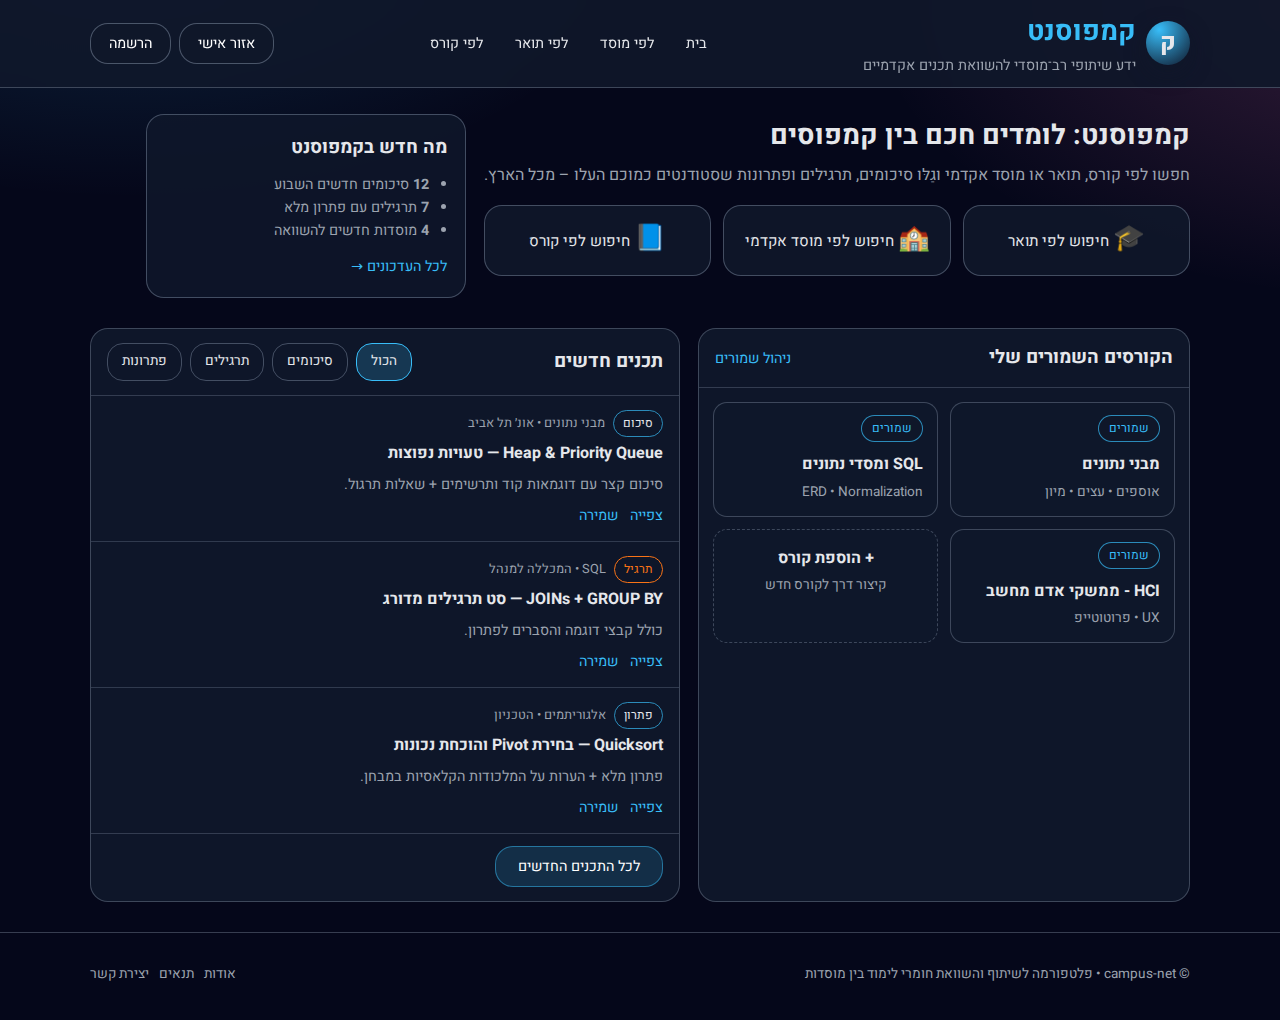
<file: index.html>
<!DOCTYPE html>
<html lang="he" dir="rtl">
<head>
  <meta charset="UTF-8" />
  <meta name="viewport" content="width=device-width, initial-scale=1.0" />
  <title>קמפוסנט – דף הבית</title>

  <!-- פונט מודרני בעברית -->
  <link rel="preconnect" href="https://fonts.googleapis.com">
  <link rel="preconnect" href="https://fonts.gstatic.com" crossorigin>
  <link href="https://fonts.googleapis.com/css2?family=Heebo:wght@300;400;500;700&display=swap" rel="stylesheet">

  <link rel="stylesheet" href="CSS/style.css" />
</head>

<body>
    <!-- Header -->
  <header class="site-header">
    <div class="container header-inner">

      <!-- לוגו -->
      <div class="brand">
        <div class="logo-mark">ק</div>
        <div class="brand-text">
          <h1 class="site-title">קמפוסנט</h1>
          <p class="site-tagline">ידע שיתופי רב־מוסדי להשוואת תכנים אקדמיים</p>
        </div>
      </div>

      <!-- ניווט -->
      <nav class="site-nav" aria-label="תפריט ראשי">
        <a href="index.html" class="nav-link" aria-current="page">בית</a>
        <a href="institution.html" class="nav-link">לפי מוסד</a>
        <a href="degree.html" class="nav-link">לפי תואר</a>
        <a href="course.html" class="nav-link">לפי קורס</a>
      </nav>

      <!-- התחברות -->
      <div class="header-actions">
        <a href="my.html" class="btn btn-ghost" >אזור אישי</a>
        <a href="#" class="btn btn-ghost" title="טרם מומש – יופעל בהמשך">הרשמה</a>
      </div>

    </div>
  </header>

  <main id="main">

    <!-- Hero -->
    <section class="hero" aria-label="חיפוש מהיר">
      <div class="container hero-inner">

        <div class="hero-copy">
          <h2 class="hero-title">קמפוסנט: לומדים חכם בין קמפוסים</h2>
          <p class="hero-subtitle">
            חפשו לפי קורס, תואר או מוסד אקדמי וגַלּו סיכומים, תרגילים ופתרונות
            שסטודנטים כמוכם העלו – מכל הארץ.
          </p>

          <div class="search-buttons" aria-label="אפשרויות חיפוש">
            <a href="degree.html" class="search-card">
              <span class="icon">🎓</span>
              <span class="title">חיפוש לפי תואר</span>
            </a>

            <a href="institution.html" class="search-card">
              <span class="icon">🏫</span>
              <span class="title">חיפוש לפי מוסד אקדמי</span>
            </a>

            <a href="course.html" class="search-card">
              <span class="icon">📘</span>
              <span class="title">חיפוש לפי קורס</span>
            </a>
          </div>
        </div>

        <aside class="hero-card" aria-label="מה חדש">
          <h3>מה חדש בקמפוסנט</h3>
          <ul class="status-list">
            <li><strong>12</strong> סיכומים חדשים השבוע</li>
            <li><strong>7</strong> תרגילים עם פתרון מלא</li>
            <li><strong>4</strong> מוסדות חדשים להשוואה</li>
          </ul>
          <a href="#" class="link" title="טרם מומש – יופעל בהמשך">לכל העדכונים →</a>
        </aside>

      </div>
    </section>

    <!-- אזור תוכן ראשי -->
    <section class="container grid">

      <!-- קורסים שמורים -->
      <section class="panel" aria-label="הקורסים השמורים שלי">
        <header class="panel-head">
          <h3>הקורסים השמורים שלי</h3>
          <a href="#" class="link" title="טרם מומש – יופעל בהמשך">ניהול שמורים</a>
        </header>

        <div class="saved-courses">
          <a href="#" class="course-card">
            <span class="badge">שמורים</span>
            <h4>מבני נתונים</h4>
            <p>אוספים • עצים • מיון</p>
          </a>

          <a href="#" class="course-card">
            <span class="badge">שמורים</span>
            <h4>SQL ומסדי נתונים</h4>
            <p>ERD • Normalization</p>
          </a>

          <a href="#" class="course-card">
            <span class="badge">שמורים</span>
            <h4>HCI - ממשקי אדם מחשב</h4>
            <p>UX • פרוטוטייפ</p>
          </a>

          <a href="#" class="course-card course-card--add">
            <h4>+ הוספת קורס</h4>
            <p>קיצור דרך לקורס חדש</p>
          </a>
        </div>
      </section>

      <!-- תכנים חדשים -->
      <section class="panel" aria-label="תכנים חדשים">
        <header class="panel-head">
          <h3>תכנים חדשים</h3>

          <div class="filters" role="group" aria-label="סינון תכנים">
            <a href="#" class="pill pill-active">הכול</a>
            <a href="#" class="pill">סיכומים</a>
            <a href="#" class="pill">תרגילים</a>
            <a href="#" class="pill">פתרונות</a>
          </div>
        </header>

        <div class="feed">

          <article class="feed-item">
            <div class="feed-meta">
              <span class="tag">סיכום</span>
              <span class="meta">מבני נתונים • אונ׳ תל אביב</span>
            </div>
            <h4>Heap &amp; Priority Queue — טעויות נפוצות</h4>
            <p>סיכום קצר עם דוגמאות קוד ותרשימים + שאלות תרגול.</p>
            <div class="feed-actions">
              <a href="#" class="link" title="טרם מומש – יופעל בהמשך">צפייה</a>
              <a href="#" class="link" title="טרם מומש – יופעל בהמשך">שמירה</a>
            </div>
          </article>

          <article class="feed-item">
            <div class="feed-meta">
              <span class="tag tag-alt">תרגיל</span>
              <span class="meta">SQL • המכללה למנהל</span>
            </div>
            <h4>JOINs + GROUP BY — סט תרגילים מדורג</h4>
            <p>כולל קבצי דוגמה והסברים לפתרון.</p>
            <div class="feed-actions">
              <a href="#" class="link" title="טרם מומש – יופעל בהמשך">צפייה</a>
              <a href="#" class="link" title="טרם מומש – יופעל בהמשך">שמירה</a>
            </div>
          </article>

          <article class="feed-item">
            <div class="feed-meta">
              <span class="tag">פתרון</span>
              <span class="meta">אלגוריתמים • הטכניון</span>
            </div>
            <h4>Quicksort — בחירת Pivot והוכחת נכונות</h4>
            <p>פתרון מלא + הערות על המלכודות הקלאסיות במבחן.</p>
            <div class="feed-actions">
              <a href="#" class="link" title="טרם מומש – יופעל בהמשך">צפייה</a>
              <a href="#" class="link" title="טרם מומש – יופעל בהמשך">שמירה</a>
            </div>
          </article>

        </div>

        <footer class="panel-foot">
          <a href="#" class="btn btn-wide" title="טרם מומש – יופעל בהמשך">לכל התכנים החדשים</a>
        </footer>
      </section>

    </section>
  </main>

  <!-- Footer -->
  <footer class="site-footer">
    <div class="container footer-inner">
      <p>© campus-net • פלטפורמה לשיתוף והשוואת חומרי לימוד בין מוסדות</p>
      <nav class="footer-nav" aria-label="קישורים תחתונים">
        <a href="#" title="טרם מומש – יופעל בהמשך">אודות</a>
        <a href="#" title="טרם מומש – יופעל בהמשך">תנאים</a>
        <a href="#" title="טרם מומש – יופעל בהמשך">יצירת קשר</a>
      </nav>
    </div>
  </footer>

</body>
</html>
</file>
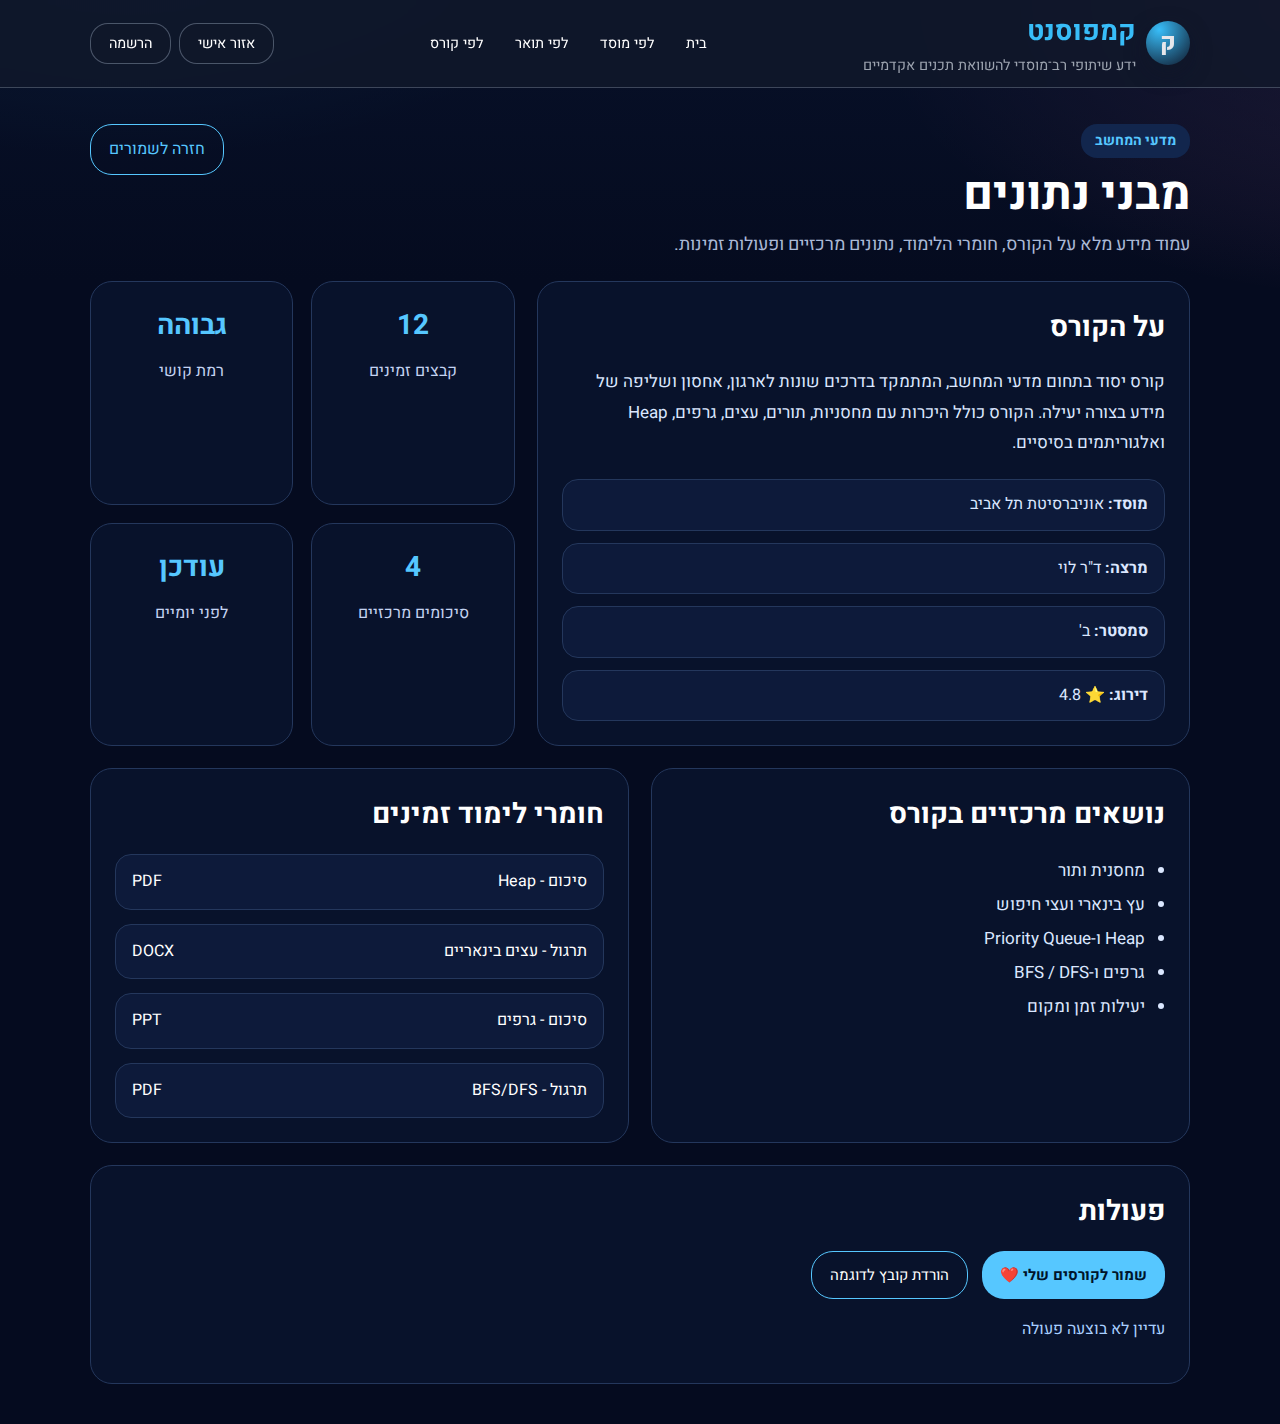
<file: course-details.html>
<!DOCTYPE html>
<html lang="he" dir="rtl">
<head>
  <meta charset="UTF-8">
  <meta name="viewport" content="width=device-width, initial-scale=1.0">
  <title>פרטי קורס - מבני נתונים</title>

  <link rel="preconnect" href="https://fonts.googleapis.com">
  <link rel="preconnect" href="https://fonts.gstatic.com" crossorigin>
  <link href="https://fonts.googleapis.com/css2?family=Heebo:wght@300;400;500;700&display=swap" rel="stylesheet">

  <link rel="stylesheet" href="CSS/style.css">
  <link rel="stylesheet" href="CSS/course-details.css">
</head>

<body>

  <!-- Header כמו בדף הבית -->
  <header class="site-header">
    <div class="container header-inner">

      <div class="brand">
        <div class="logo-mark">ק</div>
        <div class="brand-text">
          <h1 class="site-title">קמפוסנט</h1>
          <p class="site-tagline">ידע שיתופי רב־מוסדי להשוואת תכנים אקדמיים</p>
        </div>
      </div>

      <nav class="site-nav" aria-label="תפריט ראשי">
        <a href="index.html" class="nav-link">בית</a>
        <a href="institution.html" class="nav-link">לפי מוסד</a>
        <a href="degree.html" class="nav-link">לפי תואר</a>
        <a href="course.html" class="nav-link">לפי קורס</a>
      </nav>

      <div class="header-actions">
        <a href="my.html" class="btn btn-ghost">אזור אישי</a>
        <a href="#" class="btn btn-ghost" title="טרם מומש – יופעל בהמשך">הרשמה</a>
      </div>

    </div>
  </header>

  <main class="details-page">

    <section class="details-hero">
      <div class="container details-hero-inner">

        <div class="details-title-wrap">
          <span class="course-tag">מדעי המחשב</span>
          <h2 class="details-page-title">מבני נתונים</h2>
          <p class="details-page-subtitle">
            עמוד מידע מלא על הקורס, חומרי הלימוד, נתונים מרכזיים ופעולות זמינות.
          </p>
        </div>

        <div class="details-back-wrap">
          <a href="saved-courses.html" class="back-link">חזרה לשמורים</a>
        </div>

      </div>
    </section>

    <section class="container details-main-grid">

      <section class="details-info-box">
        <h3>על הקורס</h3>
        <p>
          קורס יסוד בתחום מדעי המחשב, המתמקד בדרכים שונות לארגון, אחסון
          ושליפה של מידע בצורה יעילה. הקורס כולל היכרות עם מחסניות, תורים,
          עצים, גרפים, Heap ואלגוריתמים בסיסיים.
        </p>

        <div class="info-list">
          <div class="info-row"><strong>מוסד:</strong> אוניברסיטת תל אביב</div>
          <div class="info-row"><strong>מרצה:</strong> ד"ר לוי</div>
          <div class="info-row"><strong>סמסטר:</strong> ב'</div>
          <div class="info-row"><strong>דירוג:</strong> ⭐ 4.8</div>
        </div>
      </section>

      <section class="stats-section">
        <div class="stat-box">
          <h3>12</h3>
          <p>קבצים זמינים</p>
        </div>

        <div class="stat-box">
          <h3>גבוהה</h3>
          <p>רמת קושי</p>
        </div>

        <div class="stat-box">
          <h3>4</h3>
          <p>סיכומים מרכזיים</p>
        </div>

        <div class="stat-box">
          <h3>עודכן</h3>
          <p>לפני יומיים</p>
        </div>
      </section>

    </section>

    <section class="container content-grid">

      <section class="topics-section">
        <h3>נושאים מרכזיים בקורס</h3>
        <ul class="topics-list">
          <li>מחסנית ותור</li>
          <li>עץ בינארי ועצי חיפוש</li>
          <li>Heap ו-Priority Queue</li>
          <li>גרפים ו-BFS / DFS</li>
          <li>יעילות זמן ומקום</li>
        </ul>
      </section>

      <section class="files-section">
        <h3>חומרי לימוד זמינים</h3>

        <div class="file-row">
          <span>סיכום - Heap</span>
          <span>PDF</span>
        </div>

        <div class="file-row">
          <span>תרגול - עצים בינאריים</span>
          <span>DOCX</span>
        </div>

        <div class="file-row">
          <span>סיכום - גרפים</span>
          <span>PPT</span>
        </div>

        <div class="file-row">
          <span>תרגול - BFS/DFS</span>
          <span>PDF</span>
        </div>
      </section>

    </section>

    <section class="container actions-section">
      <h3>פעולות</h3>

      <div class="actions-buttons">
        <button id="saveBtn" class="action-btn primary-btn">שמור לקורסים שלי ❤️</button>
        <button id="downloadBtn" class="action-btn secondary-btn">הורדת קובץ לדוגמה</button>
      </div>

      <p id="actionMessage" class="action-message">עדיין לא בוצעה פעולה</p>
    </section>

  </main>

  <script src="JS/course-details.js"></script>
</body>
</html>
</file>
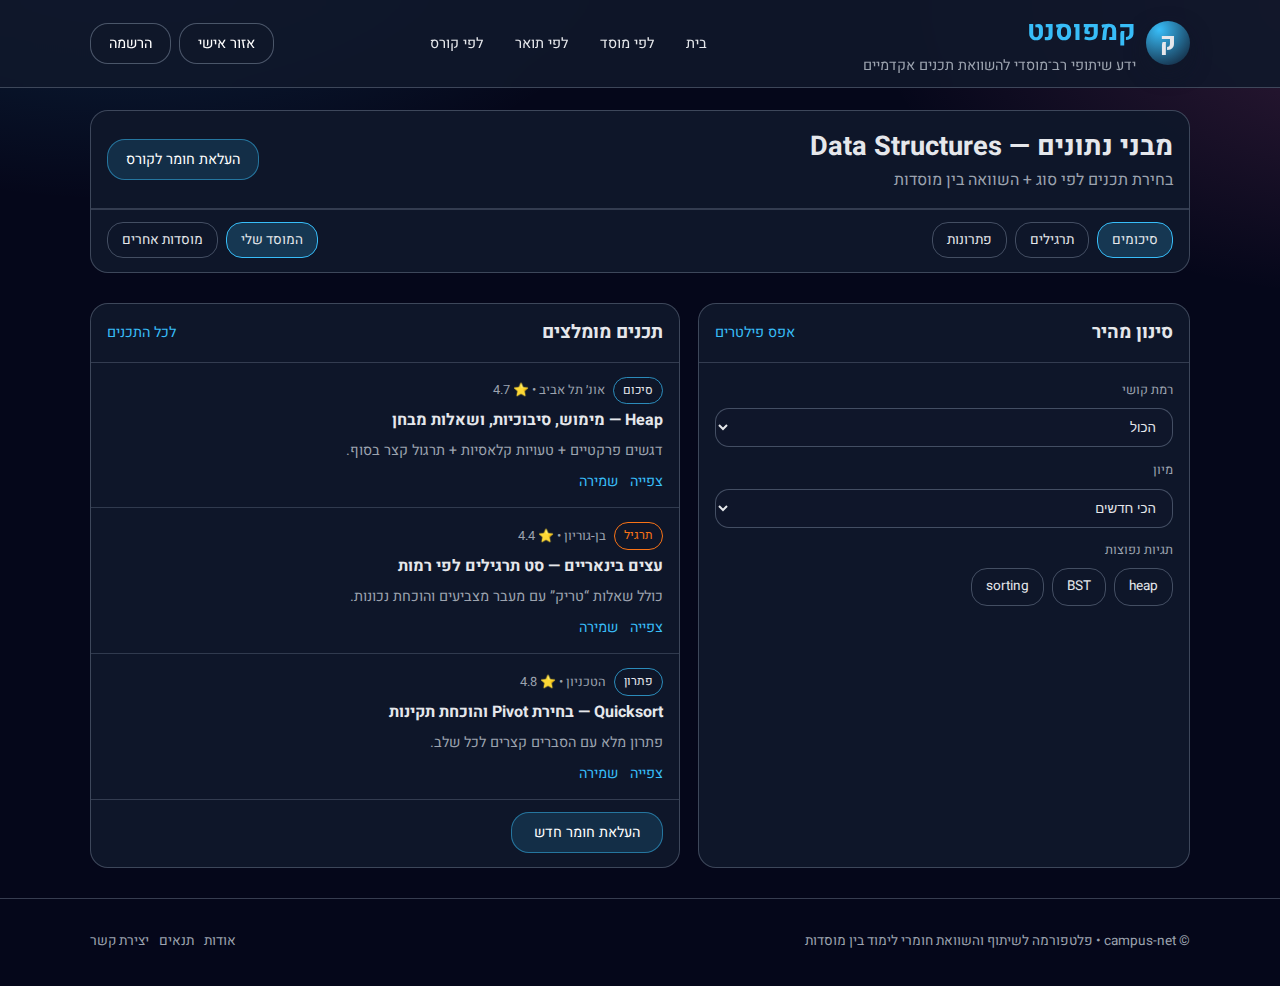
<file: course.html>
<!DOCTYPE html>
<html lang="he" dir="rtl">
<head>
  <meta charset="UTF-8" />
  <meta name="viewport" content="width=device-width, initial-scale=1.0" />
  <title>קמפוסנט – לפי קורס</title>

  <link rel="preconnect" href="https://fonts.googleapis.com">
  <link rel="preconnect" href="https://fonts.gstatic.com" crossorigin>
  <link href="https://fonts.googleapis.com/css2?family=Heebo:wght@300;400;500;700&display=swap" rel="stylesheet">

  <link rel="stylesheet" href="CSS/style.css" />
</head>

<body>
  <!-- Header -->
  <header class="site-header">
    <div class="container header-inner">

      <!-- לוגו -->
      <div class="brand">
        <div class="logo-mark">ק</div>
        <div class="brand-text">
          <h1 class="site-title">קמפוסנט</h1>
          <p class="site-tagline">ידע שיתופי רב־מוסדי להשוואת תכנים אקדמיים</p>
        </div>
      </div>

      <!-- ניווט -->
      <nav class="site-nav" aria-label="תפריט ראשי">
        <a href="index.html" class="nav-link">בית</a>
        <a href="institution.html" class="nav-link">לפי מוסד</a>
        <a href="degree.html" class="nav-link">לפי תואר</a>
        <a href="course.html" class="nav-link" aria-current="page">לפי קורס</a>
      </nav>

      <!-- התחברות -->
      <div class="header-actions">
        <a href="my.html" class="btn btn-ghost">אזור אישי</a>
        <a href="my.html" class="btn btn-ghost" title="טרם מומש – יופעל בהמשך">הרשמה</a>
      </div>

    </div>
  </header>

  <main id="main">
    <section class="container page-head" aria-label="כותרת קורס">
      <div class="panel">
        <div class="panel-head">
          <div>
            <h2 id="courseName" class="hero-title" style="margin:0;">מבני נתונים — Data Structures</h2>
            <p class="hero-subtitle" style="margin:0;">בחירת תכנים לפי סוג + השוואה בין מוסדות</p>
          </div>

          <a href="my.html" class="btn" data-go-upload>העלאת חומר לקורס</a>
        </div>

        <div class="panel-foot course-controls">
          <nav class="tabs-bar" aria-label="סינון לפי סוג תוכן">
            <button type="button" class="pill pill-active">סיכומים</button>
            <button type="button" class="pill" title="טרם מומש – סינון יתבצע ב-JavaScript">תרגילים</button>
            <button type="button" class="pill"title="טרם מומש – סינון יתבצע ב-JavaScript">פתרונות</button>
          </nav>

          <nav class="tabs-bar" aria-label="השוואת מוסדות">
            <button type="button" class="pill pill-active">המוסד שלי</button>
            <button type="button" class="pill" title="טרם מומש – סינון יתבצע ב-JavaScript">מוסדות אחרים</button>
          </nav>
        </div>
      </div>
    </section>

    <section class="container grid" aria-label="תוכן הקורס">
      <section class="panel" aria-label="סינון מהיר">
        <header class="panel-head">
          <h3>סינון מהיר</h3>
          <a href="#" class="link" title="טרם מומש – יופעל בהמשך">אפס פילטרים</a>
        </header>

        <div class="feed-item" style="border-top:none;">

          <label class="meta" for="level">רמת קושי</label><br>
          <select id="level" class="course-select" aria-label="רמת קושי">
            <option>הכול</option>
            <option>קל</option>
            <option>בינוני</option>
            <option>קשה</option>
          </select>

          <div style="height:10px;"></div>

          <label class="meta" for="sort">מיון</label><br>
          <select id="sort" class="course-select" aria-label="מיון תכנים">
            <option>הכי חדשים</option>
            <option>הכי מדורגים</option>
            <option>הכי נשמרים</option>
          </select>

          <div style="height:12px;"></div>

          <div class="meta">תגיות נפוצות</div>
          <div class="filters" style="margin-top:8px;">
            <a href="#" class="pill" title="טרם מומש – יופעל בהמשך">heap</a>
            <a href="#" class="pill" title="טרם מומש – יופעל בהמשך">BST</a>
            <a href="#" class="pill" title="טרם מומש – יופעל בהמשך">sorting</a>
          </div>
        </div>
      </section>

      <section class="panel" aria-label="תכנים בקורס">
        <header class="panel-head">
          <h3>תכנים מומלצים</h3>
          <a href="#" class="link" title="טרם מומש – יופעל בהמשך">לכל התכנים</a>
        </header>

        <div class="feed">
          <article class="feed-item">
            <div class="feed-meta">
              <span class="tag">סיכום</span>
              <span class="meta">אונ׳ תל אביב • ⭐ 4.7</span>
            </div>
            <h4>Heap — מימוש, סיבוכיות, ושאלות מבחן</h4>
            <p>דגשים פרקטיים + טעויות קלאסיות + תרגול קצר בסוף.</p>
            <div class="feed-actions">
              <a href="#" class="link" title="טרם מומש – יופעל בהמשך">צפייה</a>
              <a href="#" class="link" title="טרם מומש – יופעל בהמשך">שמירה</a>
            </div>
          </article>

          <article class="feed-item">
            <div class="feed-meta">
              <span class="tag tag-alt">תרגיל</span>
              <span class="meta">בן‑גוריון • ⭐ 4.4</span>
            </div>
            <h4>עצים בינאריים — סט תרגילים לפי רמות</h4>
            <p>כולל שאלות “טריק” עם מעבר מצביעים והוכחת נכונות.</p>
            <div class="feed-actions">
              <a href="#" class="link" title="טרם מומש – יופעל בהמשך">צפייה</a>
              <a href="#" class="link" title="טרם מומש – יופעל בהמשך">שמירה</a>
            </div>
          </article>

          <article class="feed-item">
            <div class="feed-meta">
              <span class="tag">פתרון</span>
              <span class="meta">הטכניון • ⭐ 4.8</span>
            </div>
            <h4>Quicksort — בחירת Pivot והוכחת תקינות</h4>
            <p>פתרון מלא עם הסברים קצרים לכל שלב.</p>
            <div class="feed-actions">
              <a href="#" class="link" title="טרם מומש – יופעל בהמשך">צפייה</a>
              <a href="#" class="link" title="טרם מומש – יופעל בהמשך">שמירה</a>
            </div>
          </article>
        </div>

        <footer class="panel-foot">
          <a href="my.html" class="btn btn-wide" data-go-upload>העלאת חומר חדש</a>
        </footer>
      </section>
    </section>
  </main>

  <footer class="site-footer">
    <div class="container footer-inner">
      <p>© campus-net • פלטפורמה לשיתוף והשוואת חומרי לימוד בין מוסדות</p>
      <nav class="footer-nav" aria-label="קישורים תחתונים">
        <a href="#" title="טרם מומש – יופעל בהמשך">אודות</a>
        <a href="#" title="טרם מומש – יופעל בהמשך">תנאים</a>
        <a href="#" title="טרם מומש – יופעל בהמשך">יצירת קשר</a>
      </nav>
    </div>
  </footer>
  <script src="JS/course.js"></script>
</body>
</html>
</file>
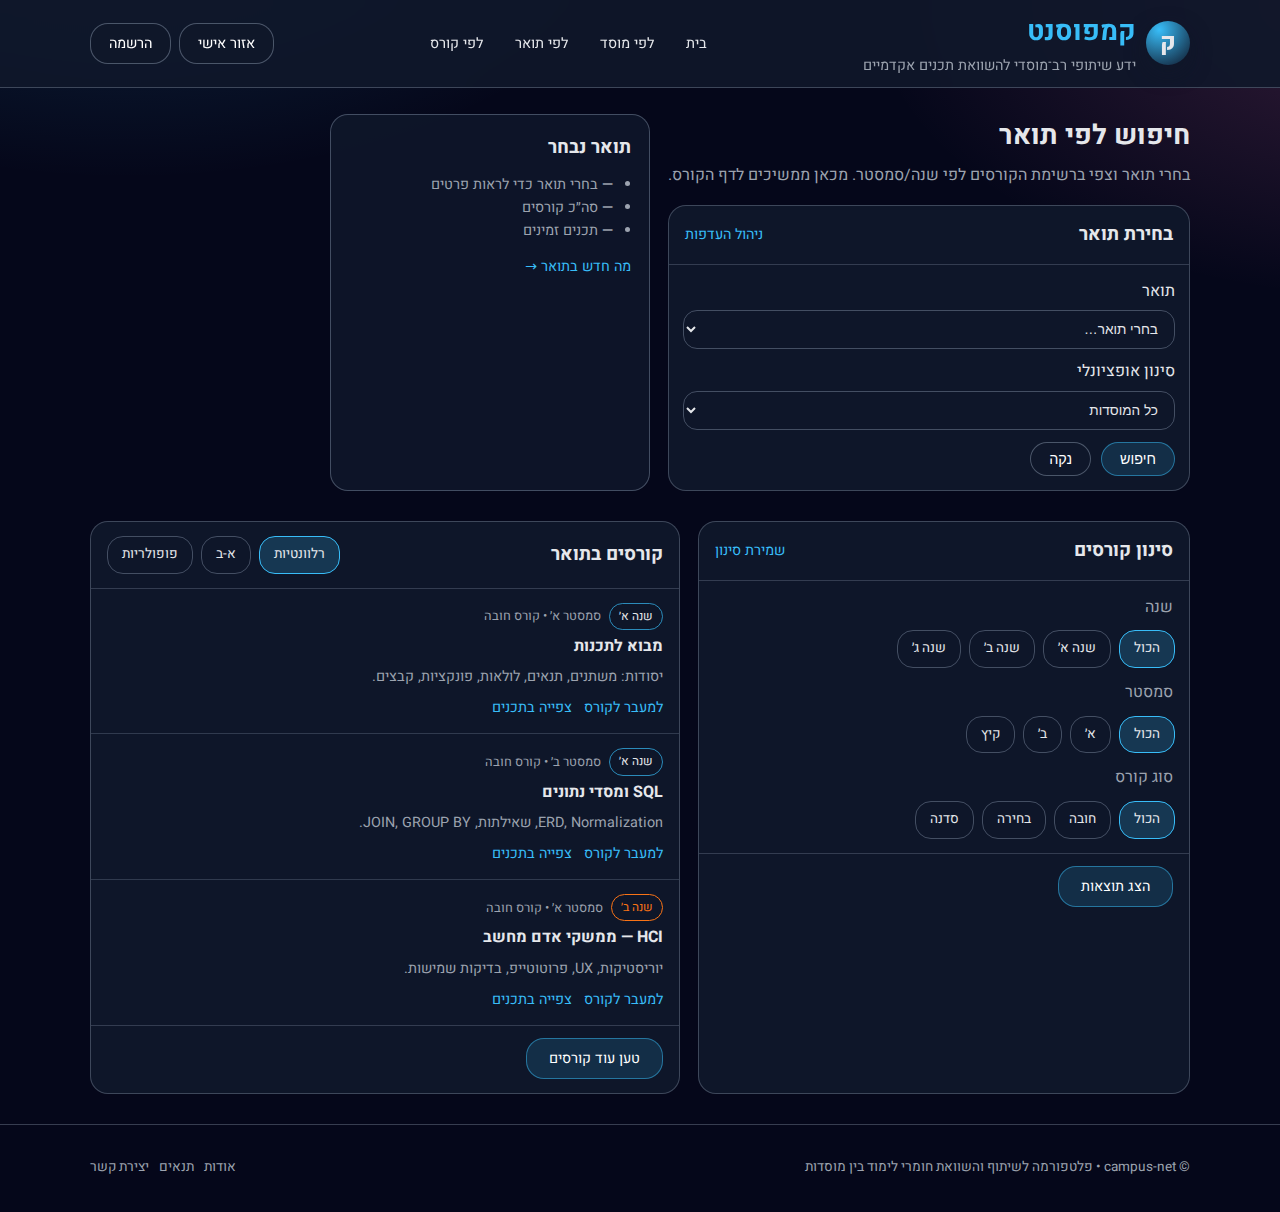
<file: degree.html>
<!DOCTYPE html>
<html lang="he" dir="rtl">
<head>
  <meta charset="UTF-8" />
  <meta name="viewport" content="width=device-width, initial-scale=1.0" />
  <title>קמפוסנט – חיפוש לפי תואר</title>

  <!-- פונט מודרני בעברית -->
  <link rel="preconnect" href="https://fonts.googleapis.com">
  <link rel="preconnect" href="https://fonts.gstatic.com" crossorigin>
  <link href="https://fonts.googleapis.com/css2?family=Heebo:wght@300;400;500;700&display=swap" rel="stylesheet">

  <link rel="stylesheet" href="CSS/style.css" />
</head>

<body>
    <!-- Header -->
  <header class="site-header">
    <div class="container header-inner">

      <!-- לוגו -->
      <div class="brand">
        <div class="logo-mark">ק</div>
        <div class="brand-text">
          <h1 class="site-title">קמפוסנט</h1>
          <p class="site-tagline">ידע שיתופי רב־מוסדי להשוואת תכנים אקדמיים</p>
        </div>
      </div>

      <!-- ניווט -->
      <nav class="site-nav" aria-label="תפריט ראשי">
        <a href="index.html" class="nav-link">בית</a>
        <a href="institution.html" class="nav-link">לפי מוסד</a>
        <a href="degree.html" class="nav-link" aria-current="page">לפי תואר</a>
        <a href="course.html" class="nav-link">לפי קורס</a>
      </nav>

      <!-- התחברות -->
      <div class="header-actions">
        <a href="my.html" class="btn btn-ghost">אזור אישי</a>
        <a href="my.html" class="btn btn-ghost" title="טרם מומש – יופעל בהמשך">הרשמה</a>
      </div>

    </div>
  </header>

  <main id="main">

    <!-- Hero -->
    <section class="hero" aria-label="חיפוש לפי תואר">
      <div class="container hero-inner">

        <div class="hero-copy">
          <h2 class="hero-title">חיפוש לפי תואר</h2>
          <p class="hero-subtitle">
            בחרי תואר וצפי ברשימת הקורסים לפי שנה/סמסטר. מכאן ממשיכים לדף הקורס.
          </p>

          <!-- בחירת תואר -->
          <section class="panel" aria-label="בחירת תואר" style="margin-top:16px;">
            <header class="panel-head">
              <h3>בחירת תואר</h3>
              <a href="#" class="link" title="טרם מומש – יופעל בהמשך">ניהול העדפות</a>
            </header>

            <form class="degree-form" action="#" method="get" style="padding:14px;">
              <label for="degreeSelect" style="display:block; margin-bottom:6px;">תואר</label>
              <select id="degreeSelect" name="degree" class="pill" style="width:100%; padding:10px 12px; border-radius:14px;">
                <option value="" selected>בחרי תואר…</option>
                <option value="is">מערכות מידע</option>
                <option value="cs">מדעי המחשב</option>
                <option value="ie">הנדסת תעשייה וניהול</option>
                <option value="econ">כלכלה</option>
                <option value="psy">פסיכולוגיה</option>
              </select>

              <div style="height:10px;"></div>

              <label for="instHint" style="display:block; margin-bottom:6px;">סינון אופציונלי</label>
              <select id="instHint" name="institution_hint" class="pill" style="width:100%; padding:10px 12px; border-radius:14px;">
                <option value="" selected>כל המוסדות</option>
                <option value="tau">אונ׳ תל אביב</option>
                <option value="bgu">אונ׳ בן-גוריון</option>
                <option value="technion">טכניון</option>
                <option value="colman">המכללה למנהל</option>
              </select>

              <div style="display:flex; gap:10px; flex-wrap:wrap; margin-top:12px;">
                <button type="button" class="btn" title="טרם מומש – יופעל ב-JavaScript">חיפוש</button>
                <button type="reset" class="btn btn-ghost" title="טרם מומש – יופעל ב-JavaScript">נקה</button>
              </div>

            </form>
          </section>
        </div>

        <!-- סטטוס צד -->
        <aside class="hero-card" aria-label="סטטוס תואר נבחר">
          <h3>תואר נבחר</h3>
          <ul class="status-list">
            <li><strong>—</strong> בחרי תואר כדי לראות פרטים</li>
            <li><strong>—</strong> סה״כ קורסים</li>
            <li><strong>—</strong> תכנים זמינים</li>
          </ul>
          <a href="#" class="link" title="טרם מומש – יופעל בהמשך">מה חדש בתואר →</a>
        </aside>

      </div>
    </section>

    <!-- תוכן ראשי -->
    <section class="container grid" aria-label="תוצאות לפי תואר">

      <!-- פילטר פנימי -->
      <section class="panel" aria-label="סינון בתוך התואר">
        <header class="panel-head">
          <h3>סינון קורסים</h3>
          <a href="#" class="link" title="טרם מומש – יופעל בהמשך">שמירת סינון</a>
        </header>

        <div style="padding:14px;">
          <fieldset style="border:0; padding:0; margin:0;">
            <legend style="margin-bottom:10px; color: var(--muted);">שנה</legend>
            <div class="filters" role="group" aria-label="בחירת שנה">
              <a href="#" class="pill pill-active" title="טרם מומש">הכול</a>
              <a href="#" class="pill" title="טרם מומש">שנה א׳</a>
              <a href="#" class="pill" title="טרם מומש">שנה ב׳</a>
              <a href="#" class="pill" title="טרם מומש">שנה ג׳</a>
            </div>
          </fieldset>

          <div style="height:12px;"></div>

          <fieldset style="border:0; padding:0; margin:0;">
            <legend style="margin-bottom:10px; color: var(--muted);">סמסטר</legend>
            <div class="filters" role="group" aria-label="בחירת סמסטר">
              <a href="#" class="pill pill-active" title="טרם מומש">הכול</a>
              <a href="#" class="pill" title="טרם מומש">א׳</a>
              <a href="#" class="pill" title="טרם מומש">ב׳</a>
              <a href="#" class="pill" title="טרם מומש">קיץ</a>
            </div>
          </fieldset>

          <div style="height:12px;"></div>

          <fieldset style="border:0; padding:0; margin:0;">
            <legend style="margin-bottom:10px; color: var(--muted);">סוג קורס</legend>
            <div class="filters" role="group" aria-label="סוג קורס">
              <a href="#" class="pill pill-active" title="טרם מומש">הכול</a>
              <a href="#" class="pill" title="טרם מומש">חובה</a>
              <a href="#" class="pill" title="טרם מומש">בחירה</a>
              <a href="#" class="pill" title="טרם מומש">סדנה</a>
            </div>
          </fieldset>
        </div>

        <footer class="panel-foot">
          <a href="#" class="btn btn-wide" title="טרם מומש – יופעל בהמשך">הצג תוצאות</a>
        </footer>
      </section>

      <!-- רשימת קורסים -->
      <section class="panel" aria-label="קורסים בתואר">
        <header class="panel-head">
          <h3>קורסים בתואר</h3>
          <div class="filters" role="group" aria-label="מיון תוצאות">
            <a href="#" class="pill pill-active" title="טרם מומש">רלוונטיות</a>
            <a href="#" class="pill" title="טרם מומש">א-ב</a>
            <a href="#" class="pill" title="טרם מומש">פופולריות</a>
          </div>
        </header>

        <div class="feed" aria-label="רשימת קורסים">

          <article class="feed-item">
            <div class="feed-meta">
              <span class="tag">שנה א׳</span>
              <span class="meta">סמסטר א׳ • קורס חובה</span>
            </div>
            <h4>מבוא לתכנות</h4>
            <p>יסודות: משתנים, תנאים, לולאות, פונקציות, קבצים.</p>
            <div class="feed-actions">
              <a href="#" class="link" title="טרם מומש – דף קורס יופעל בהמשך">למעבר לקורס</a>
              <a href="#" class="link" title="טרם מומש – יופעל בהמשך">צפייה בתכנים</a>
            </div>
          </article>

          <article class="feed-item">
            <div class="feed-meta">
              <span class="tag">שנה א׳</span>
              <span class="meta">סמסטר ב׳ • קורס חובה</span>
            </div>
            <h4>SQL ומסדי נתונים</h4>
            <p>ERD, Normalization, שאילתות, JOIN, GROUP BY.</p>
            <div class="feed-actions">
              <a href="#" class="link" title="טרם מומש – דף קורס יופעל בהמשך">למעבר לקורס</a>
              <a href="#" class="link" title="טרם מומש – יופעל בהמשך">צפייה בתכנים</a>
            </div>
          </article>

          <article class="feed-item">
            <div class="feed-meta">
              <span class="tag tag-alt">שנה ב׳</span>
              <span class="meta">סמסטר א׳ • קורס חובה</span>
            </div>
            <h4>HCI — ממשקי אדם מחשב</h4>
            <p>יוריסטיקות, UX, פרוטוטייפ, בדיקות שמישות.</p>
            <div class="feed-actions">
              <a href="#" class="link" title="טרם מומש – דף קורס יופעל בהמשך">למעבר לקורס</a>
              <a href="#" class="link" title="טרם מומש – יופעל בהמשך">צפייה בתכנים</a>
            </div>
          </article>

        </div>

        <footer class="panel-foot">
          <a href="#" class="btn btn-wide" title="טרם מומש – יופעל בהמשך">טען עוד קורסים</a>
        </footer>
      </section>

    </section>
  </main>

  <!-- Footer -->
  <footer class="site-footer">
    <div class="container footer-inner">
      <p>© campus-net • פלטפורמה לשיתוף והשוואת חומרי לימוד בין מוסדות</p>
      <nav class="footer-nav" aria-label="קישורים תחתונים">
        <a href="#" title="טרם מומש – יופעל בהמשך">אודות</a>
        <a href="#" title="טרם מומש – יופעל בהמשך">תנאים</a>
        <a href="#" title="טרם מומש – יופעל בהמשך">יצירת קשר</a>
      </nav>
    </div>
  </footer>
</body>
</html>
</file>
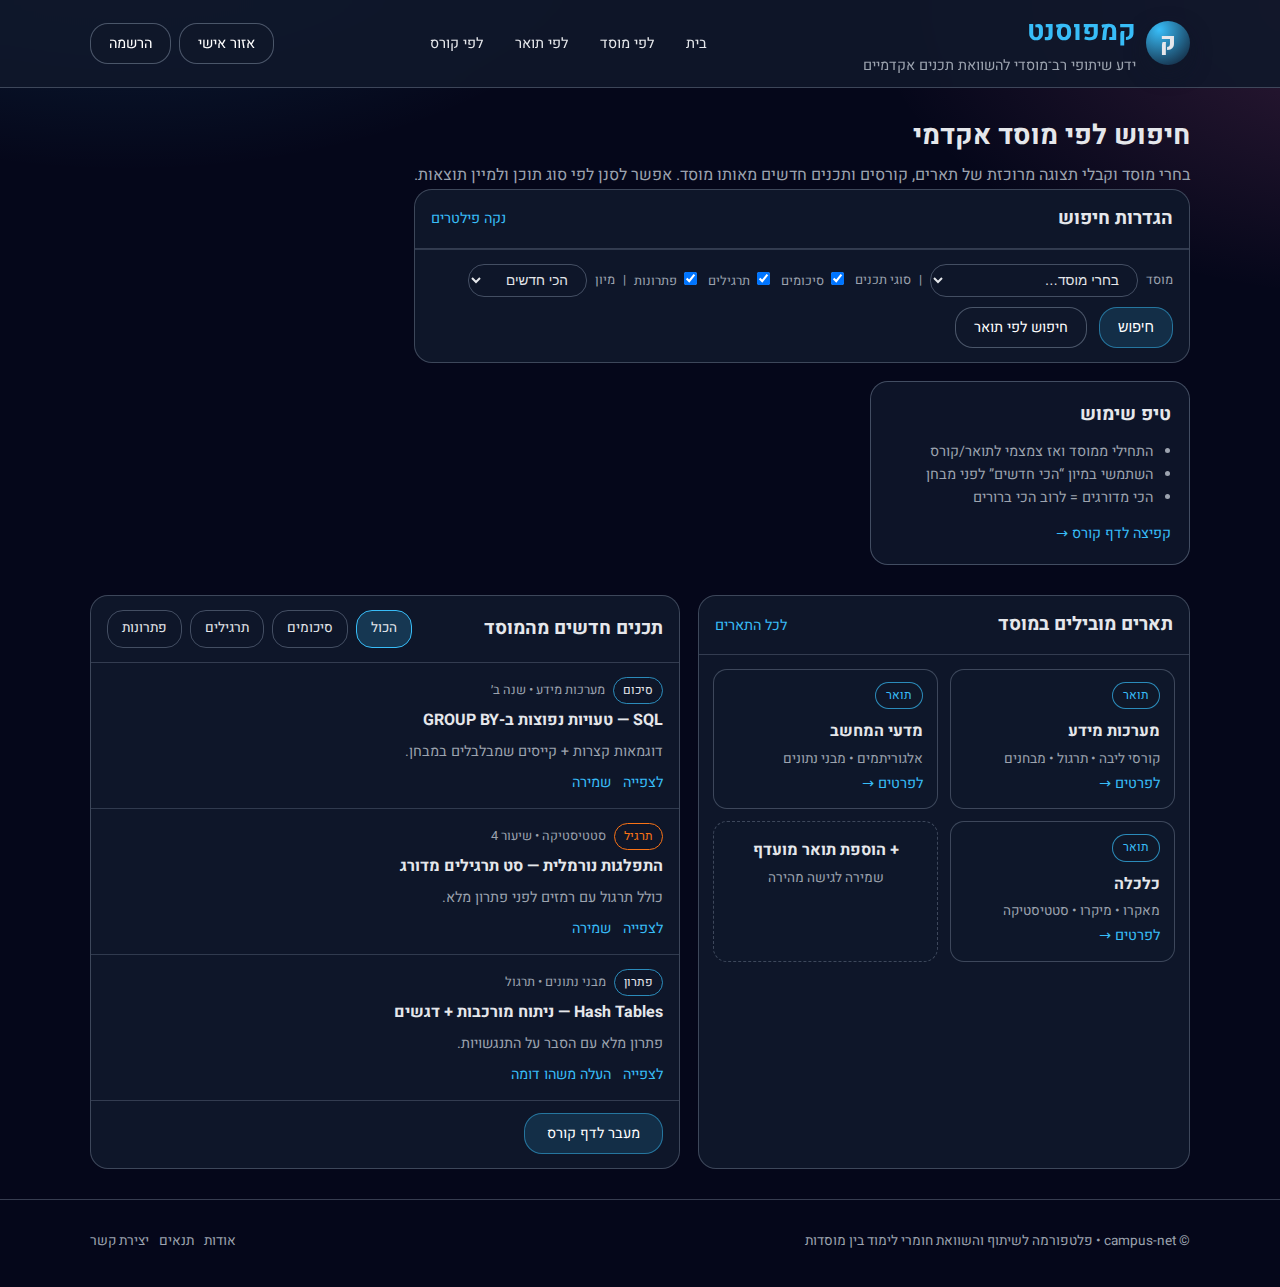
<file: institution.html>
<!DOCTYPE html>
<html lang="he" dir="rtl">
<head>
  <meta charset="UTF-8" />
  <meta name="viewport" content="width=device-width, initial-scale=1.0" />
  <title>קמפוסנט – חיפוש לפי מוסד</title>

  <!-- פונט מודרני בעברית -->
  <link rel="preconnect" href="https://fonts.googleapis.com">
  <link rel="preconnect" href="https://fonts.gstatic.com" crossorigin>
  <link href="https://fonts.googleapis.com/css2?family=Heebo:wght@300;400;500;700&display=swap" rel="stylesheet">

  <link rel="stylesheet" href="CSS/style.css" />
</head>

<body>
    <!-- Header -->
  <header class="site-header">
    <div class="container header-inner">

      <!-- לוגו -->
      <div class="brand">
        <div class="logo-mark">ק</div>
        <div class="brand-text">
          <h1 class="site-title">קמפוסנט</h1>
          <p class="site-tagline">ידע שיתופי רב־מוסדי להשוואת תכנים אקדמיים</p>
        </div>
      </div>

      <!-- ניווט -->
      <nav class="site-nav" aria-label="תפריט ראשי">
        <a href="index.html" class="nav-link">בית</a>
        <a href="institution.html" class="nav-link" aria-current="page">לפי מוסד</a>
        <a href="degree.html" class="nav-link">לפי תואר</a>
        <a href="course.html" class="nav-link">לפי קורס</a>
      </nav>

      <!-- התחברות -->
      <div class="header-actions">
        <a href="my.html" class="btn btn-ghost" >אזור אישי</a>
        <a href="my.html" class="btn btn-ghost" title="טרם מומש – יופעל בהמשך">הרשמה</a>
      </div>

    </div>
  </header>

  <main id="main">

    <!-- Hero -->
    <section class="hero" aria-label="חיפוש לפי מוסד">
      <div class="container hero-inner">

        <div class="hero-copy">
          <h2 class="hero-title">חיפוש לפי מוסד אקדמי</h2>
          <p class="hero-subtitle">
            בחרי מוסד וקבלי תצוגה מרוכזת של תארים, קורסים ותכנים חדשים מאותו מוסד.
            אפשר לסנן לפי סוג תוכן ולמיין תוצאות.
          </p>

          <!-- שורת פילטרים ראשית -->
          <section class="panel" aria-label="בחירת מוסד וסינון">
            <header class="panel-head">
              <h3>הגדרות חיפוש</h3>
              <a class="link" href="#" title="טרם מומש – ניקוי יתבצע ב-JS">נקה פילטרים</a>
            </header>

            <form class="feed-item" action="#" method="get" aria-label="טופס חיפוש לפי מוסד">
              <div class="feed-meta">
                <label class="meta" for="inst">מוסד</label>
                <select id="inst" name="inst" class="pill" aria-label="בחירת מוסד">
                  <option value="" selected>בחרי מוסד…</option>
                  <option value="tau">אונ׳ תל אביב</option>
                  <option value="bgu">אונ׳ בן-גוריון</option>
                  <option value="technion">הטכניון</option>
                  <option value="colman">המכללה למנהל</option>
                  <option value="ac">המכללה האקדמית ת״א–יפו</option>
                </select>

                <span class="meta" aria-hidden="true">|</span>

                <span class="meta">סוגי תכנים</span>
                <label class="meta"><input type="checkbox" name="type" value="summary" checked> סיכומים</label>
                <label class="meta"><input type="checkbox" name="type" value="ex" checked> תרגילים</label>
                <label class="meta"><input type="checkbox" name="type" value="sol" checked> פתרונות</label>

                <span class="meta" aria-hidden="true">|</span>

                <label class="meta" for="sort">מיון</label>
                <select id="sort" name="sort" class="pill" aria-label="מיון תוצאות">
                  <option value="new" selected>הכי חדשים</option>
                  <option value="top">הכי מדורגים</option>
                  <option value="popular">הכי פופולרי</option>
                </select>
              </div>

              <div class="feed-actions" style="margin-top:10px;">
                <button type="submit" class="btn">חיפוש</button>
                <a class="btn btn-ghost" href="degree.html" title="טרם מומש – מעבר לדף לפי תואר">חיפוש לפי תואר</a>
              </div>

            </form>
          </section>
        </div>

        <!-- צד ימין: סיכום קצר -->
        <aside class="hero-card" aria-label="דגשים">
          <h3>טיפ שימוש</h3>
          <ul class="status-list">
            <li>התחילי ממוסד ואז צמצמי לתואר/קורס</li>
            <li>השתמשי במיון “הכי חדשים” לפני מבחן</li>
            <li>הכי מדורגים = לרוב הכי ברורים</li>
          </ul>
          <a href="course.html" class="link" title="טרם מומש – דף קורס">קפיצה לדף קורס →</a>
        </aside>

      </div>
    </section>

    <!-- תוכן עיקרי -->
    <section class="container grid" aria-label="תוצאות לפי מוסד">

      <!-- צד שמאל: תארים פופולריים -->
      <section class="panel" aria-label="תארים מובילים במוסד">
        <header class="panel-head">
          <h3>תארים מובילים במוסד</h3>
          <a href="degree.html" class="link" title="טרם מומש – מעבר לדף תואר">לכל התארים</a>
        </header>

        <div class="saved-courses" aria-label="רשימת תארים">
          <article class="course-card">
            <span class="badge">תואר</span>
            <h4>מערכות מידע</h4>
            <p>קורסי ליבה • תרגול • מבחנים</p>
            <a class="link" href="degree.html" title="טרם מומש – דף תואר">לפרטים →</a>
          </article>

          <article class="course-card">
            <span class="badge">תואר</span>
            <h4>מדעי המחשב</h4>
            <p>אלגוריתמים • מבני נתונים</p>
            <a class="link" href="degree.html" title="טרם מומש – דף תואר">לפרטים →</a>
          </article>

          <article class="course-card">
            <span class="badge">תואר</span>
            <h4>כלכלה</h4>
            <p>מאקרו • מיקרו • סטטיסטיקה</p>
            <a class="link" href="degree.html" title="טרם מומש – דף תואר">לפרטים →</a>
          </article>

          <article class="course-card course-card--add">
            <h4>+ הוספת תואר מועדף</h4>
            <p title="טרם מומש – יתבצע עם JS">שמירה לגישה מהירה</p>
          </article>
        </div>
      </section>

      <!-- צד ימין: תכנים חדשים מהמוסד -->
      <section class="panel" aria-label="תכנים חדשים מהמוסד">
        <header class="panel-head">
          <h3>תכנים חדשים מהמוסד</h3>

          <div class="filters" role="group" aria-label="סינון מהיר">
            <a href="#" class="pill pill-active" title="טרם מומש – סינון ב-JS">הכול</a>
            <a href="#" class="pill" title="טרם מומש – סינון ב-JS">סיכומים</a>
            <a href="#" class="pill" title="טרם מומש – סינון ב-JS">תרגילים</a>
            <a href="#" class="pill" title="טרם מומש – סינון ב-JS">פתרונות</a>
          </div>
        </header>

        <div class="feed">

          <article class="feed-item">
            <div class="feed-meta">
              <span class="tag">סיכום</span>
              <span class="meta">מערכות מידע • שנה ב׳</span>
            </div>
            <h4>SQL — טעויות נפוצות ב-GROUP BY</h4>
            <p>דוגמאות קצרות + קייסים שמבלבלים במבחן.</p>
            <div class="feed-actions">
              <a href="course.html" class="link" title="טרם מומש – דף קורס">לצפייה</a>
              <a href="#" class="link" title="טרם מומש – שמירה ב-JS">שמירה</a>
            </div>
          </article>

          <article class="feed-item">
            <div class="feed-meta">
              <span class="tag tag-alt">תרגיל</span>
              <span class="meta">סטטיסטיקה • שיעור 4</span>
            </div>
            <h4>התפלגות נורמלית — סט תרגילים מדורג</h4>
            <p>כולל תרגול עם רמזים לפני פתרון מלא.</p>
            <div class="feed-actions">
              <a href="course.html" class="link" title="טרם מומש – דף קורס">לצפייה</a>
              <a href="#" class="link" title="טרם מומש – שמירה ב-JS">שמירה</a>
            </div>
          </article>

          <article class="feed-item">
            <div class="feed-meta">
              <span class="tag">פתרון</span>
              <span class="meta">מבני נתונים • תרגול</span>
            </div>
            <h4>Hash Tables — ניתוח מורכבות + דגשים</h4>
            <p>פתרון מלא עם הסבר על התנגשויות.</p>
            <div class="feed-actions">
              <a href="course.html" class="link" title="טרם מומש – דף קורס">לצפייה</a>
              <a href="my.html" class="link" title="טרם מומש – הוספה דרך דף אישי">העלה משהו דומה</a>
            </div>
          </article>

        </div>

        <footer class="panel-foot">
          <a href="course.html" class="btn btn-wide" title="טרם מומש – דף קורס מרכזי">מעבר לדף קורס</a>
        </footer>
      </section>

    </section>
  </main>

  <!-- Footer -->
  <footer class="site-footer">
    <div class="container footer-inner">
      <p>© campus-net • פלטפורמה לשיתוף והשוואת חומרי לימוד בין מוסדות</p>
      <nav class="footer-nav" aria-label="קישורים תחתונים">
        <a href="#" title="טרם מומש">אודות</a>
        <a href="#" title="טרם מומש">תנאים</a>
        <a href="#" title="טרם מומש">יצירת קשר</a>
      </nav>
    </div>
  </footer>
</body>
</html>
</file>
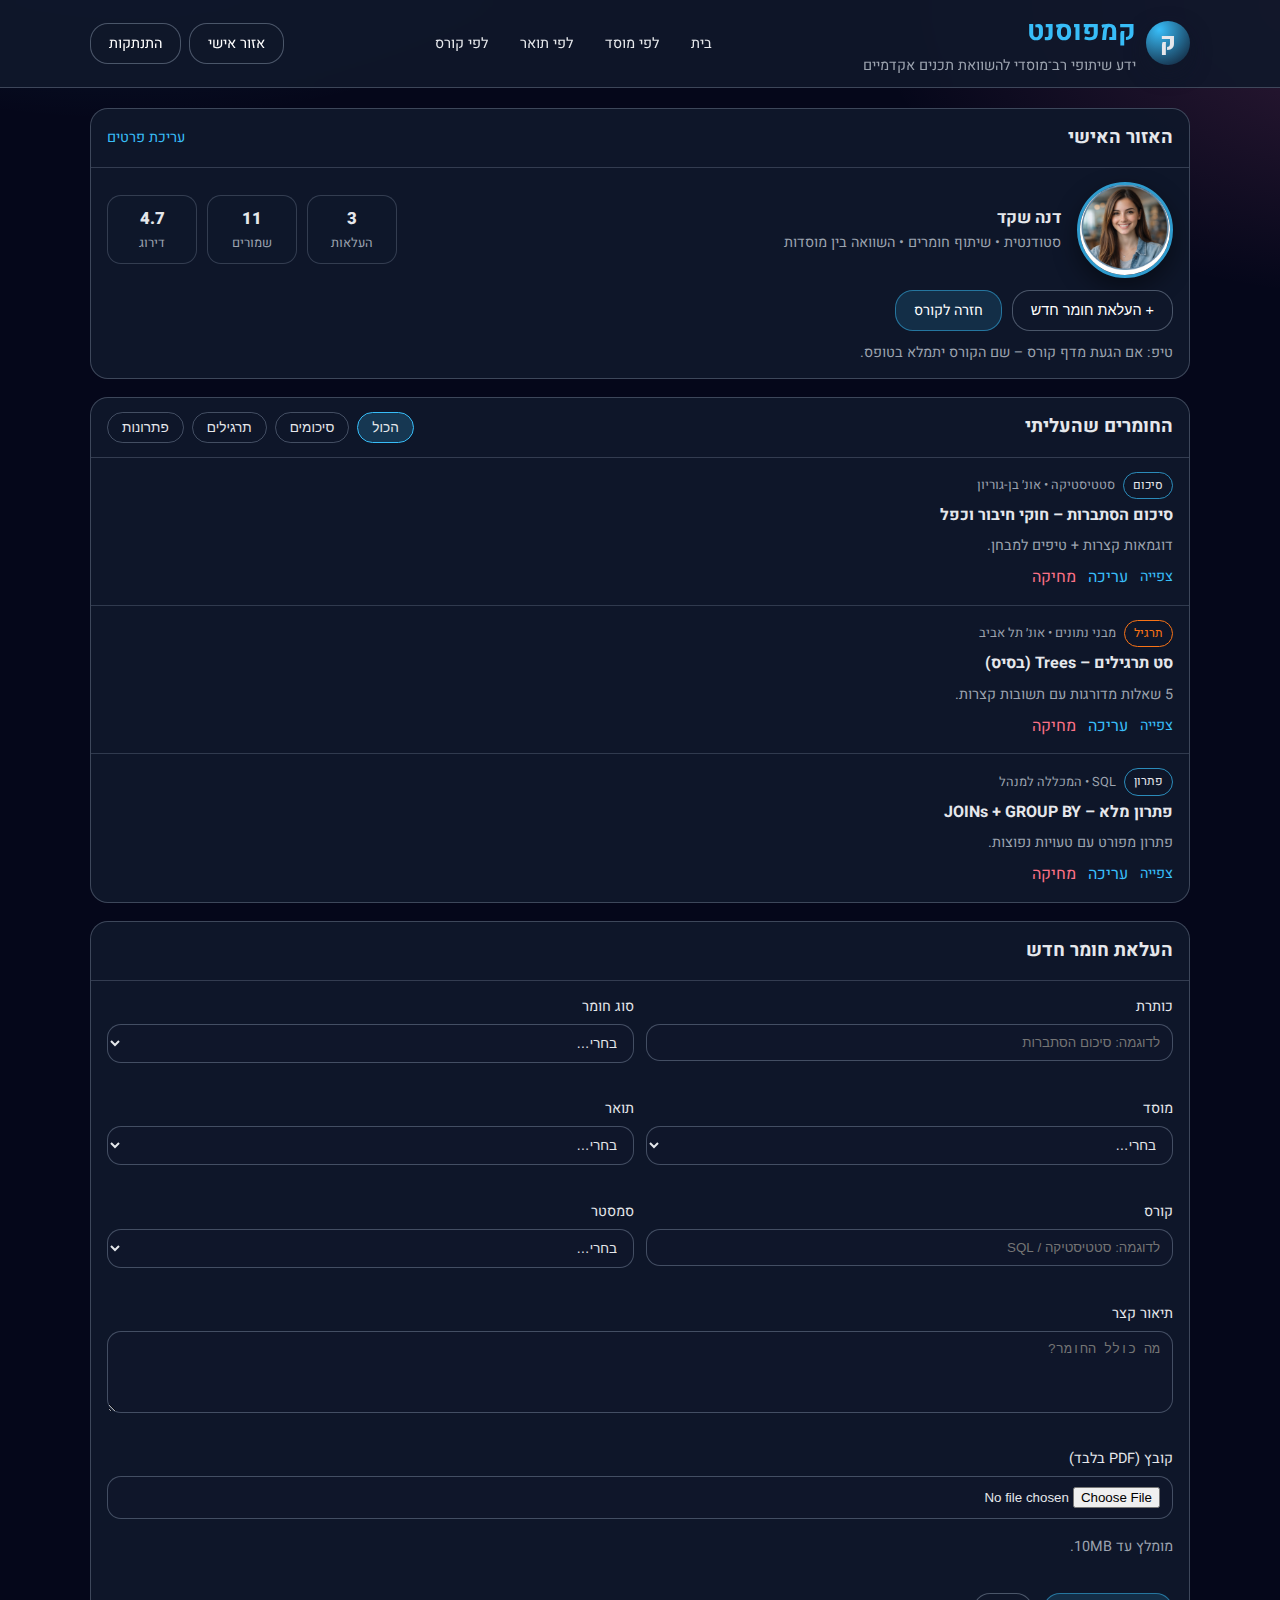
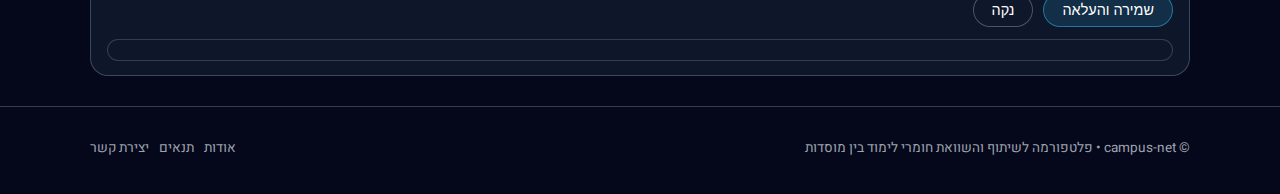
<file: my.html>
<!DOCTYPE html>
<html lang="he" dir="rtl">
<head>
  <meta charset="UTF-8" />
  <meta name="viewport" content="width=device-width, initial-scale=1.0" />
  <title>קמפוסנט – האזור האישי</title>

  <link rel="preconnect" href="https://fonts.googleapis.com">
  <link rel="preconnect" href="https://fonts.gstatic.com" crossorigin>
  <link href="https://fonts.googleapis.com/css2?family=Heebo:wght@300;400;500;700&display=swap" rel="stylesheet">

  <link rel="stylesheet" href="CSS/style.css" />
  <link rel="stylesheet" href="CSS/forms.css" />
</head>

<body>
  <header class="site-header">
    <div class="container header-inner">
      <div class="brand">
        <div class="logo-mark">ק</div>
        <div class="brand-text">
          <h1 class="site-title">קמפוסנט</h1>
          <p class="site-tagline">ידע שיתופי רב־מוסדי להשוואת תכנים אקדמיים</p>
        </div>
      </div>

      <nav class="site-nav" aria-label="תפריט ראשי">
        <a href="index.html" class="nav-link">בית</a>
        <a href="institution.html" class="nav-link">לפי מוסד</a>
        <a href="degree.html" class="nav-link">לפי תואר</a>
        <a href="course.html" class="nav-link">לפי קורס</a>
      </nav>

      <div class="header-actions">
        <a href="my.html" class="btn btn-ghost" >אזור אישי</a>
        <a href="#" class="btn btn-ghost" title="טרם מומש">התנתקות</a>
      </div>
    </div>
  </header>

  <main id="main">
    <section class="container grid grid-1">

      <!-- כרטיס פרופיל -->
      <section class="panel" aria-label="פרופיל">
        <header class="panel-head">
          <h3>האזור האישי</h3>
          <a href="#" class="link" title="טרם מומש">עריכת פרטים</a>
        </header>

        <div class="panel-body">
          <div class="profile-card">
            <div class="profile-meta">
               <div class="profile-main">
               <img
              src="Images/Profile.png"
              alt="תמונת פרופיל של דנה שקד"
              class="profile-avatar"/>

              <div class="profile-text">
                <p class="profile-name"><strong>דנה שקד</strong></p>
                <p class="profile-sub">סטודנטית • שיתוף חומרים • השוואה בין מוסדות</p>
              </div>
                </div>
              <div class="profile-stats" aria-label="סטטיסטיקות">
                <div class="stat"><span class="stat-num" id="statUploads">3</span><span class="stat-label">העלאות</span></div>
                <div class="stat"><span class="stat-num">11</span><span class="stat-label">שמורים</span></div>
                <div class="stat"><span class="stat-num">4.7</span><span class="stat-label">דירוג</span></div>
              </div>
            </div>

            <div class="profile-actions">
              <button class="btn btn-ghost" type="button" id="btnToggleForm">+ העלאת חומר חדש</button>
              <a class="btn" href="course.html">חזרה לקורס</a>
            </div>

            <p class="hint" id="selectedCourseHint" aria-live="polite">טיפ: אם הגעת מדף קורס – שם הקורס יתמלא בטופס.</p>
          </div>
        </div>
      </section>

      <!-- התרומות שלי -->
      <section class="panel" aria-label="החומרים שהעליתי">
        <header class="panel-head">
          <h3>החומרים שהעליתי</h3>
          <div class="filters" role="group" aria-label="סינון תכנים">
            <button class="pill pill-active" type="button" data-filter="all">הכול</button>
            <button class="pill" type="button" data-filter="summary">סיכומים</button>
            <button class="pill" type="button" data-filter="exercise">תרגילים</button>
            <button class="pill" type="button" data-filter="solution">פתרונות</button>
          </div>
        </header>

        <div class="feed" id="myFeed">
          <article class="feed-item" data-type="summary">
            <div class="feed-meta">
              <span class="tag">סיכום</span>
              <span class="meta">סטטיסטיקה • אונ׳ בן-גוריון</span>
            </div>
            <h4>סיכום הסתברות – חוקי חיבור וכפל</h4>
            <p>דוגמאות קצרות + טיפים למבחן.</p>
            <div class="feed-actions">
              <a href="#" class="link" title="טרם מומש">צפייה</a>
              <button class="link-btn" type="button" data-action="edit" title="טרם מומש – יתבצע ב-JavaScript">עריכה</button>
              <button class="link-btn danger" type="button" data-action="delete" title="טרם מומש – יתבצע ב-JavaScript">מחיקה</button>
            </div>
          </article>

          <article class="feed-item" data-type="exercise">
            <div class="feed-meta">
              <span class="tag tag-alt">תרגיל</span>
              <span class="meta">מבני נתונים • אונ׳ תל אביב</span>
            </div>
            <h4>סט תרגילים – Trees (בסיס)</h4>
            <p>5 שאלות מדורגות עם תשובות קצרות.</p>
            <div class="feed-actions">
              <a href="#" class="link" title="טרם מומש">צפייה</a>
              <button class="link-btn" type="button" data-action="edit" title="טרם מומש – יתבצע ב-JavaScript">עריכה</button>
              <button class="link-btn danger" type="button" data-action="delete" title="טרם מומש – יתבצע ב-JavaScript">מחיקה</button>
            </div>
          </article>

          <article class="feed-item" data-type="solution">
            <div class="feed-meta">
              <span class="tag">פתרון</span>
              <span class="meta">SQL • המכללה למנהל</span>
            </div>
            <h4>פתרון מלא – JOINs + GROUP BY</h4>
            <p>פתרון מפורט עם טעויות נפוצות.</p>
            <div class="feed-actions">
              <a href="#" class="link" title="טרם מומש">צפייה</a>
              <button class="link-btn" type="button" data-action="edit" title="טרם מומש – יתבצע ב-JavaScript">עריכה</button>
              <button class="link-btn danger" type="button" data-action="delete" title="טרם מומש – יתבצע ב-JavaScript">מחיקה</button>
            </div>
          </article>
        </div>

      </section>

      <!-- טופס העלאה -->
      <section class="panel" id="uploadPanel" aria-label="טופס העלאה">
        <header class="panel-head">
          <h3>העלאת חומר חדש</h3>
        </header>

        <!-- טופס ששומר ל-DB בצד השרת (PHP) -->
        <form class="form" id="uploadForm" action="PHP/upload.php" method="post" enctype="multipart/form-data" novalidate>
          <div class="form-grid">
            <div class="form-field">
              <label for="contentTitle">כותרת</label>
              <input id="contentTitle" name="contentTitle" type="text" placeholder="לדוגמה: סיכום הסתברות" required />
              <p class="field-error" id="errTitle"></p>
            </div>

            <div class="form-field">
              <label for="contentType">סוג חומר</label>
              <select id="contentType" name="contentType" required>
                <option value="">בחרי…</option>
                <option value="summary">סיכום</option>
                <option value="exercise">תרגיל</option>
                <option value="solution">פתרון</option>
              </select>
              <p class="field-error" id="errType"></p>
            </div>

            <div class="form-field">
              <label for="institution">מוסד</label>
              <select id="institution" name="institution" required>
                <option value="">בחרי…</option>
                <option value="TAU">אונ׳ תל אביב</option>
                <option value="BGU">אונ׳ בן-גוריון</option>
                <option value="TECH">טכניון</option>
                <option value="COLMAN">המכללה למנהל</option>
              </select>
              <p class="field-error" id="errInstitution"></p>
            </div>

            <div class="form-field">
              <label for="degree">תואר</label>
              <select id="degree" name="degree" required>
                <option value="">בחרי…</option>
                <option value="IS">מערכות מידע</option>
                <option value="IE">תעשייה וניהול</option>
                <option value="CS">מדעי המחשב</option>
                <option value="BUS">מנהל עסקים</option>
              </select>
              <p class="field-error" id="errDegree"></p>
            </div>

            <div class="form-field">
              <label for="course">קורס</label>
              <input id="course" name="course" type="text" placeholder="לדוגמה: סטטיסטיקה / SQL" required />
              <p class="field-error" id="errCourse"></p>
            </div>

            <div class="form-field">
              <label for="semester">סמסטר</label>
              <select id="semester" name="semester" required>
                <option value="">בחרי…</option>
                <option value="A">א׳</option>
                <option value="B">ב׳</option>
                <option value="S">קיץ</option>
              </select>
              <p class="field-error" id="errSemester"></p>
            </div>

            <div class="form-field form-field--full">
              <label for="description">תיאור קצר</label>
              <textarea id="description" name="description" rows="4" placeholder="מה כולל החומר?" required></textarea>
              <p class="field-error" id="errDesc"></p>
            </div>

            <div class="form-field form-field--full">
              <label for="fileUpload">קובץ (PDF בלבד)</label>
              <input id="fileUpload" name="fileUpload" type="file" accept="application/pdf" required />
              <p class="hint" id="fileHint">מומלץ עד 10MB.</p>
              <p class="field-error" id="errFile"></p>
            </div>
          </div>

          <div class="form-actions">
            <button class="btn" type="submit">שמירה והעלאה</button>
            <button class="btn btn-ghost" type="reset" id="btnReset">נקה</button>
          </div>

          <div class="notice" id="formNotice" role="status" aria-live="polite"></div>
        </form>
      </section>

    </section>
  </main>

  <footer class="site-footer">
    <div class="container footer-inner">
      <p>© campus-net • פלטפורמה לשיתוף והשוואת חומרי לימוד בין מוסדות</p>
      <nav class="footer-nav" aria-label="קישורים תחתונים">
        <a href="#" title="טרם מומש">אודות</a>
        <a href="#" title="טרם מומש">תנאים</a>
        <a href="#" title="טרם מומש">יצירת קשר</a>
      </nav>
    </div>
  </footer>

  <!-- JQUERY (נדרש בהנחיות) -->
  <script src="https://code.jquery.com/jquery-3.7.1.min.js" integrity="sha256-/JqT3SQfawRcv/BIHPThkBvs0OEvtFFmqPF/lYI/Cxo=" crossorigin="anonymous"></script>
  <script src="JS/jquery-demo.js"></script>
  <script src="JS/my.js"></script>
</body>
</html>
</file>
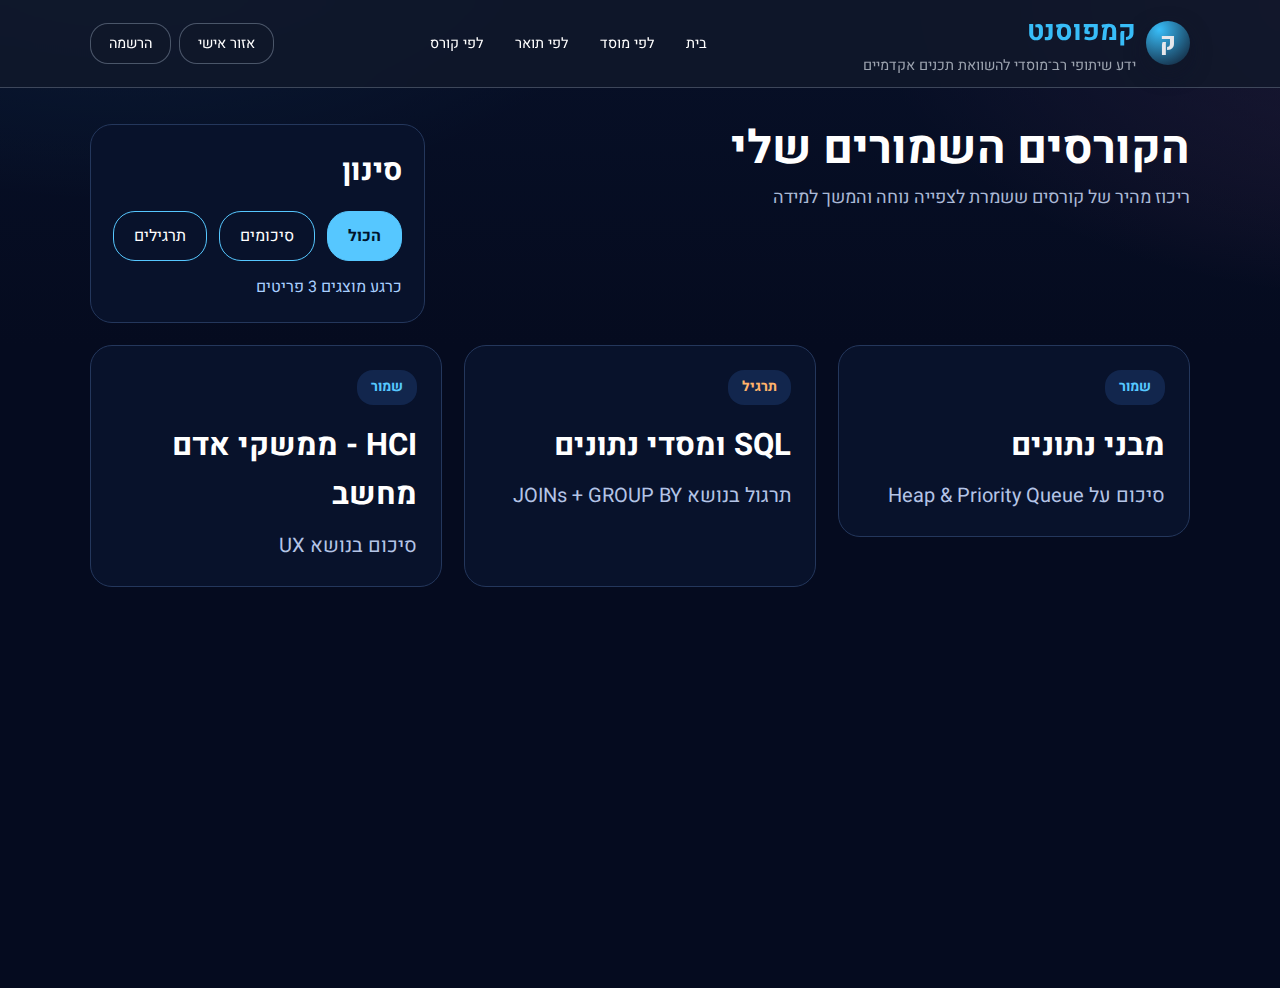
<file: saved-courses.html>
<!DOCTYPE html>
<html lang="he" dir="rtl">
<head>
  <meta charset="UTF-8">
  <meta name="viewport" content="width=device-width, initial-scale=1.0">
  <title>הקורסים השמורים שלי</title>

  <link rel="preconnect" href="https://fonts.googleapis.com">
  <link rel="preconnect" href="https://fonts.gstatic.com" crossorigin>
  <link href="https://fonts.googleapis.com/css2?family=Heebo:wght@300;400;500;700&display=swap" rel="stylesheet">

  <link rel="stylesheet" href="CSS/style.css">
  <link rel="stylesheet" href="CSS/saved-courses.css">
</head>

<body>

  <!-- Header כמו בדף הבית -->
  <header class="site-header">
    <div class="container header-inner">

      <div class="brand">
        <div class="logo-mark">ק</div>
        <div class="brand-text">
          <h1 class="site-title">קמפוסנט</h1>
          <p class="site-tagline">ידע שיתופי רב־מוסדי להשוואת תכנים אקדמיים</p>
        </div>
      </div>

      <nav class="site-nav" aria-label="תפריט ראשי">
        <a href="index.html" class="nav-link">בית</a>
        <a href="institution.html" class="nav-link">לפי מוסד</a>
        <a href="degree.html" class="nav-link">לפי תואר</a>
        <a href="course.html" class="nav-link">לפי קורס</a>
      </nav>

      <div class="header-actions">
        <a href="my.html" class="btn btn-ghost">אזור אישי</a>
        <a href="#" class="btn btn-ghost" title="טרם מומש – יופעל בהמשך">הרשמה</a>
      </div>

    </div>
  </header>

  <main class="saved-page">

    <section class="saved-hero">
      <div class="container saved-hero-inner">
        <div class="saved-title-wrap">
          <h2 class="saved-page-title">הקורסים השמורים שלי</h2>
          <p class="saved-page-subtitle">ריכוז מהיר של קורסים ששמרת לצפייה נוחה והמשך למידה</p>
        </div>

        <div class="saved-filters-box">
          <h3>סינון</h3>

          <div class="saved-filters">
            <button class="filter-btn active-btn" data-filter="all">הכול</button>
            <button class="filter-btn" data-filter="summary">סיכומים</button>
            <button class="filter-btn" data-filter="exercise">תרגילים</button>
          </div>

          <p id="resultsMessage" class="results-message">כרגע מוצגים 3 פריטים</p>
        </div>
      </div>
    </section>

    <section class="container saved-cards-section">
      <div class="cards">

        <a href="course-details.html" class="card-link">
          <article class="course-card" data-type="summary">
            <span class="saved-badge">שמור</span>
            <h3>מבני נתונים</h3>
            <p>סיכום על Heap &amp; Priority Queue</p>
          </article>
        </a>

        <article class="course-card" data-type="exercise">
          <span class="saved-badge saved-badge-alt">תרגיל</span>
          <h3>SQL ומסדי נתונים</h3>
          <p>תרגול בנושא JOINs + GROUP BY</p>
        </article>

        <article class="course-card" data-type="summary">
          <span class="saved-badge">שמור</span>
          <h3>HCI - ממשקי אדם מחשב</h3>
          <p>סיכום בנושא UX</p>
        </article>

      </div>
    </section>

  </main>

  <script src="JS/saved-courses.js"></script>
</body>
</html>
</file>
<file: CSS/style.css>
/* ========= משתנים וצבעים ========= */
:root{
  --bg: #05071a;
  --bg-gradient-1: rgba(56,189,248,0.18);
  --bg-gradient-2: rgba(244,114,182,0.2);
  --panel: rgba(15,23,42,0.96);
  --panel-soft: rgba(15,23,42,0.9);
  --panel-alt: rgba(15,23,42,0.88);

  --text: #e5e7eb;
  --muted: #9ca3af;
  --accent: #38bdf8;
  --accent2: #f97316;

  --radius-lg: 18px;
  --radius-md: 14px;
  --radius-pill: 999px;
}

/* ========= בסיס ========= */

*{
  box-sizing: border-box;
}

body{
  margin: 0;
  font-family: "Heebo", system-ui, -apple-system, "Segoe UI", Arial, sans-serif;
  background:
    radial-gradient(900px 500px at 10% -10%, var(--bg-gradient-1), transparent 60%),
    radial-gradient(900px 500px at 110% 0%, var(--bg-gradient-2), transparent 60%),
    var(--bg);
  color: var(--text);
  line-height: 1.6;
}

a{
  color: inherit;
  text-decoration: none;
}

.container{
  width: min(1100px, 92%);
  margin: 0 auto;
}

/* ========= Header ========= */

.site-header{
  position: sticky;
  top: 0;
  z-index: 10;
  background: rgba(15,23,42,0.9);
  backdrop-filter: blur(12px);
  border-bottom: 1px solid rgba(148,163,184,0.35);
}

.header-inner{
  display: flex;
  align-items: center;
  gap: 16px;
  padding: 10px 0;
  flex-wrap: wrap;
}

/* לוגו */
.brand{
  display: flex;
  align-items: center;
  gap: 10px;
}

.logo-mark{
  width: 44px;
  height: 44px;
  border-radius: 50%;
  background: radial-gradient(circle at 30% 20%, #38bdf8, #0f172a);
  display: flex;
  align-items: center;
  justify-content: center;
  font-weight: 800;
  font-size: 1.5rem;
  color: #e5e7eb;
  box-shadow: 0 8px 20px rgba(15,23,42,0.7);
  /* אנימציה עדינה (עומד בדרישה: וידיאו/אודיו/אנימציה) */
  animation: floatLogo 4.2s ease-in-out infinite;
}

@keyframes floatLogo{
  0%, 100%{ transform: translateY(0); }
  50%{ transform: translateY(-4px); }
}

/* תג Live קטן בפינת המסך (מוסף בדף הבית) */
.corner-badge{
  position: fixed;
  bottom: 14px;
  left: 14px;
  z-index: 12;
  display: inline-flex;
  align-items: center;
  gap: 8px;
  padding: 8px 10px;
  border-radius: 999px;
  border: 1px solid rgba(148,163,184,0.35);
  background: rgba(15,23,42,0.9);
  backdrop-filter: blur(10px);
  color: var(--text);
  font-size: 0.8rem;
}

.corner-dot{
  width: 10px;
  height: 10px;
  border-radius: 50%;
  background: var(--accent);
  box-shadow: 0 0 0 0 rgba(56,189,248,0.35);
  animation: pulseDot 1.4s ease-in-out infinite;
}

@keyframes pulseDot{
  0%{ box-shadow: 0 0 0 0 rgba(56,189,248,0.35); }
  70%{ box-shadow: 0 0 0 10px rgba(56,189,248,0.0); }
  100%{ box-shadow: 0 0 0 0 rgba(56,189,248,0.0); }
}

.site-title{
  margin: 0;
  font-size: 1.7rem;
  color: #38bdf8;
}

.site-tagline{
  margin: 0;
  font-size: 0.9rem;
  color: var(--muted);
}

/* ניווט */
.site-nav{
  display: flex;
  flex: 1;
  justify-content: center;
  gap: 8px;
  flex-wrap: wrap;
}

.nav-link{
  padding: 6px 12px;
  border-radius: var(--radius-pill);
  font-size: 0.9rem;
  transition: 0.15s ease;
}

.nav-link:hover{
  background: rgba(255,255,255,0.08);
}

/* כפתורים */
.header-actions{
  display: flex;
  gap: 8px;
}

.btn{
  display: inline-flex;
  align-items: center;
  justify-content: center;
  padding: 8px 18px;
  border-radius: 18px;
  border: 1px solid rgba(56,189,248,0.5);
  background: rgba(56,189,248,0.15);
  color: #ffffff;
  font-size: 0.9rem;
  cursor: pointer;
  transition: 0.2s ease;
}

.btn:hover{
  background: rgba(56,189,248,0.25);
  box-shadow: 0 6px 18px rgba(56,189,248,0.22);
}

.btn-ghost{
  border-color: rgba(148,163,184,0.45);
  background: rgba(15,23,42,0.9);
}

.btn-wide{
  padding-inline: 22px;
}

/* ========= Hero ========= */

.hero{
  padding: 26px 0 10px;
}

.hero-inner{
  display: flex;
  gap: 18px;
  flex-wrap: wrap;
}

.hero-title{
  margin: 0 0 6px;
  font-size: 1.7rem;
}

.hero-subtitle{
  margin: 0;
  color: var(--muted);
}

.search-buttons{
  display: grid;
  grid-template-columns: repeat(3,1fr);
  gap: 12px;
  margin-top: 16px;
}

.search-card{
  background: var(--panel-soft);
  border-radius: var(--radius-lg);
  border: 1px solid rgba(148,163,184,0.4);
  padding: 12px;
  text-align: center;
  transition: 0.18s ease;
}

.search-card .icon{
  display: block;
  font-size: 1.6rem;
  margin-bottom: 4px;
}

.search-card .title{
  font-size: 0.95rem;
}

.search-card:hover{
  border-color: var(--accent);
  box-shadow: 0 10px 24px rgba(15,23,42,0.85);
}

/* Hero side card */
.hero-card{
  background: var(--panel-alt);
  border-radius: var(--radius-lg);
  border: 1px solid rgba(148,163,184,0.4);
  padding: 18px;
  width: 320px;
}

.hero-card h3{
  margin: 0 0 10px;
}

.status-list{
  margin: 0 0 12px;
  padding-inline-start: 18px;
  color: var(--muted);
  font-size: 0.9rem;
}

/* ========= Panels ========= */

.grid{
  display: grid;
  grid-template-columns: 1fr 1.2fr;
  gap: 18px;
  padding: 20px 0 30px;
}

.panel{
  background: var(--panel);
  border-radius: var(--radius-lg);
  border: 1px solid rgba(148,163,184,0.35);
  overflow: hidden;
}

.panel-head{
  display: flex;
  justify-content: space-between;
  align-items: center;
  padding: 14px 16px;
  border-bottom: 1px solid rgba(148,163,184,0.28);
}

.panel-head h3{
  margin: 0;
}

.panel-foot{
  padding: 12px 16px 14px;
  border-top: 1px solid rgba(148,163,184,0.28);
}

/* ========= קורסים שמורים ========= */

.saved-courses{
  display: grid;
  grid-template-columns: 1fr 1fr;
  gap: 12px;
  padding: 14px;
}

.course-card{
  display: block;
  background: rgba(15,23,42,0.94);
  border-radius: var(--radius-md);
  border: 1px solid rgba(148,163,184,0.35);
  padding: 12px 14px;
  transition: 0.18s ease;
}

.course-card:hover{
  border-color: var(--accent);
  box-shadow: 0 10px 24px rgba(15,23,42,0.9);
}

.course-card--add{
  border-style: dashed;
  text-align: center;
}

.badge{
  display: inline-block;
  margin-bottom: 6px;
  padding: 3px 10px;
  border-radius: 14px;
  border: 1px solid rgba(56,189,248,0.7);
  font-size: 0.75rem;
  color: var(--accent);
  background: rgba(15,23,42,0.98);
}

.course-card h4{
  margin: 4px 0 4px;
  font-size: 1rem;
}

.course-card p{
  margin: 0;
  font-size: 0.85rem;
  color: var(--muted);
}

/* ========= פילטרים ========= */

.filters{
  display: flex;
  gap: 8px;
  flex-wrap: wrap;
}

.pill{
  padding: 7px 14px;
  border-radius: 16px;
  border: 1px solid rgba(148,163,184,0.4);
  font-size: 0.85rem;
  color: var(--text);
  background: transparent;
  transition: 0.2s ease;
}

.pill:hover{
  border-color: var(--accent);
}

.pill-active{
  background: rgba(56,189,248,0.2);
  border-color: var(--accent);
}

/* ========= Feed ========= */

.feed-item{
  padding: 14px 16px;
  border-top: 1px solid rgba(148,163,184,0.26);
}

.feed-item:first-child{
  border-top: none;
}

.feed-meta{
  display: flex;
  gap: 8px;
  flex-wrap: wrap;
  align-items: center;
  margin-bottom: 4px;
}

.tag{
  padding: 3px 9px;
  border-radius: 14px;
  border: 1px solid rgba(56,189,248,0.7);
  font-size: 0.75rem;
}

.tag-alt{
  border-color: var(--accent2);
  color: var(--accent2);
}

.meta{
  font-size: 0.8rem;
  color: var(--muted);
}

.feed-item h4{
  margin: 4px 0 6px;
  font-size: 1rem;
}

.feed-item p{
  margin: 0 0 8px;
  color: var(--muted);
  font-size: 0.9rem;
}

.feed-actions{
  display: flex;
  gap: 12px;
}

/* ========= לינקים קטנים ========= */

.link{
  color: var(--accent);
  font-size: 0.9rem;
}

.link:hover{
  text-decoration: underline;
}

/* ========= Footer ========= */

.site-footer{
  border-top: 1px solid rgba(148,163,184,0.35);
  padding: 18px 0 20px;
}

.footer-inner{
  display: flex;
  justify-content: space-between;
  align-items: center;
  gap: 12px;
  flex-wrap: wrap;
  font-size: 0.85rem;
  color: var(--muted);
}

.footer-nav{
  display: flex;
  gap: 10px;
}

/* ========= רספונסיביות ========= */

@media (max-width: 980px){
  .grid{
    grid-template-columns: 1fr;
  }

  .hero-inner{
    flex-direction: column;
  }

  .hero-card{
    width: 100%;
  }

  .saved-courses{
    grid-template-columns: 1fr 1fr;
  }
}

@media (max-width: 740px){
  .header-inner{
    flex-direction: column;
    align-items: flex-start;
  }

  .site-nav{
    justify-content: flex-start;
  }

  .search-buttons{
    grid-template-columns: 1fr;
  }

  .saved-courses{
    grid-template-columns: 1fr;
  }
}

@media (max-width: 480px){
  body{
    font-size: 0.95rem;
  }

  .panel-head,
  .feed-item,
  .course-card{
    padding-inline: 12px;
  }
}


/* ========= Course Page (tabs + controls) ========= */
.page-head{ padding: 22px 0 10px; }

.course-controls{
  display: flex;
  gap: 12px;
  flex-wrap: wrap;
  align-items: center;
  justify-content: space-between;
}

.tabs-bar{
  display: flex;
  gap: 8px;
  flex-wrap: wrap;
}

.tabs-bar .pill{
  cursor: pointer;
  font-family: inherit;
}

.course-select{
  width: 100%;
  padding: 10px 12px;
  border-radius: 14px;
  border: 1px solid rgba(148,163,184,0.4);
  background: rgba(15,23,42,0.92);
  color: var(--text);
  outline: none;
  margin-top: 6px;
}

.course-select:focus{
  border-color: var(--accent);
  box-shadow: 0 0 0 3px rgba(56,189,248,0.15);
}
@keyframes floatIcon {
  0%   { transform: translateY(0); }
  50%  { transform: translateY(-6px); }
  100% { transform: translateY(0); }
}
.search-card .icon{
  display: inline-block;
  animation: floatIcon 2.8s ease-in-out infinite;
}
.search-card:nth-child(1) .icon{
  animation-delay: 0s;
}

.search-card:nth-child(2) .icon{
  animation-delay: 0.3s;
}

.search-card:nth-child(3) .icon{
  animation-delay: 0.6s;
}
</file>
<file: CSS/course-details.css>
body {
  margin: 0;
  font-family: 'Heebo', Arial, sans-serif;
  background-color: #050b1f;
  color: white;
  direction: rtl;
}

.details-page {
  min-height: 100vh;
  padding-bottom: 40px;
}

.details-hero {
  padding: 36px 0 22px;
  background: linear-gradient(180deg, rgba(8,18,43,0.55) 0%, rgba(5,11,31,0) 100%);
}

.details-hero-inner {
  display: flex;
  justify-content: space-between;
  align-items: flex-start;
  gap: 24px;
  flex-wrap: wrap;
}

.details-title-wrap {
  flex: 1;
  min-width: 280px;
}

.course-tag {
  display: inline-block;
  margin-bottom: 12px;
  padding: 6px 14px;
  border-radius: 16px;
  background-color: #12264d;
  color: #56c7ff;
  font-size: 14px;
  font-weight: 700;
}

.details-page-title {
  margin: 0 0 10px;
  font-size: 46px;
  line-height: 1.1;
  font-weight: 700;
  color: white;
}

.details-page-subtitle {
  margin: 0;
  font-size: 18px;
  color: #aab9d6;
}

.details-back-wrap {
  display: flex;
  align-items: flex-start;
}

.back-link {
  display: inline-block;
  color: #56c7ff;
  text-decoration: none;
  border: 1px solid #56c7ff;
  padding: 12px 18px;
  border-radius: 22px;
  transition: 0.3s;
}

.back-link:hover {
  background-color: #56c7ff;
  color: #00142c;
}

.details-main-grid {
  display: grid;
  grid-template-columns: 2fr 1.3fr;
  gap: 22px;
  margin-bottom: 22px;
}

.details-info-box,
.topics-section,
.files-section,
.actions-section,
.stat-box {
  background-color: #08122b;
  border: 1px solid #24375c;
  border-radius: 22px;
}

.details-info-box {
  padding: 24px;
}

.details-info-box h3,
.topics-section h3,
.files-section h3,
.actions-section h3 {
  margin-top: 0;
  margin-bottom: 16px;
  font-size: 28px;
  color: white;
}

.details-info-box p {
  margin-top: 0;
  line-height: 1.8;
  color: #dbe7ff;
  font-size: 17px;
}

.info-list {
  display: grid;
  gap: 12px;
  margin-top: 20px;
}

.info-row {
  background-color: #0d1a3a;
  border: 1px solid #24375c;
  border-radius: 16px;
  padding: 12px 16px;
  color: #dbe7ff;
}

.stats-section {
  display: grid;
  grid-template-columns: 1fr 1fr;
  gap: 18px;
}

.stat-box {
  padding: 22px;
  text-align: center;
  transition: 0.3s;
}

.stat-box:hover {
  transform: translateY(-4px);
  border-color: #56c7ff;
}

.stat-box h3 {
  margin: 0 0 10px;
  color: #56c7ff;
  font-size: 28px;
}

.stat-box p {
  margin: 0;
  color: #c4d3f1;
}

.content-grid {
  display: grid;
  grid-template-columns: 1fr 1fr;
  gap: 22px;
  margin-bottom: 22px;
}

.topics-section,
.files-section,
.actions-section {
  padding: 24px;
}

.topics-list {
  margin: 0;
  padding-right: 20px;
  line-height: 2;
  color: #dbe7ff;
  font-size: 17px;
}

.file-row {
  display: flex;
  justify-content: space-between;
  align-items: center;
  background-color: #0d1a3a;
  border: 1px solid #24375c;
  border-radius: 16px;
  padding: 14px 16px;
  margin-top: 14px;
  transition: 0.3s;
}

.file-row:hover {
  border-color: #56c7ff;
  transform: scale(1.02);
}

.actions-buttons {
  display: flex;
  gap: 14px;
  flex-wrap: wrap;
  margin-top: 16px;
}

.action-btn {
  border: none;
  border-radius: 22px;
  padding: 12px 18px;
  cursor: pointer;
  font-size: 15px;
  font-family: inherit;
  transition: 0.3s;
}

.primary-btn {
  background-color: #56c7ff;
  color: #00142c;
  font-weight: 700;
}

.primary-btn:hover {
  transform: scale(1.04);
}

.secondary-btn {
  background-color: transparent;
  color: white;
  border: 1px solid #56c7ff;
}

.secondary-btn:hover {
  background-color: #56c7ff;
  color: #00142c;
}

.primary-btn.saved {
  background-color: #7fffd4;
  color: #002018;
}

.action-message {
  margin-top: 18px;
  color: #a8cfff;
  min-height: 24px;
  font-size: 16px;
}

@media (max-width: 900px) {
  .details-hero-inner {
    flex-direction: column;
  }

  .details-page-title {
    font-size: 34px;
  }

  .details-main-grid,
  .content-grid {
    grid-template-columns: 1fr;
  }

  .stats-section {
    grid-template-columns: 1fr 1fr;
  }
}
</file>
<file: CSS/forms.css>
/* תוספות עיצוב לטפסים + אזור אישי (לא מחליף את style.css) */

.grid-1{grid-template-columns: 1fr;}

.panel-body{padding: 14px 16px;}

.profile-meta{display:flex; gap:12px; flex-wrap:wrap; align-items:center; justify-content:space-between;}
.profile-name{margin:0; font-size:1.05rem;}
.profile-sub{margin:0; color: var(--muted); font-size:0.9rem;}

.profile-stats{display:flex; gap:10px; flex-wrap:wrap;}
.stat{border:1px solid rgba(148,163,184,0.28); border-radius:14px; padding:10px 12px; min-width:90px; text-align:center; background:rgba(15,23,42,0.94);}
.stat-num{display:block; font-weight:800; font-size:1.05rem;}
.stat-label{display:block; font-size:0.8rem; color:var(--muted);}

.profile-actions{display:flex; gap:10px; flex-wrap:wrap; margin-top:12px;}

.hint{margin:10px 0 0; color:var(--muted); font-size:0.9rem;}

/* כפתורי טקסט בתוך feed */
.link-btn{background:transparent; border:none; padding:0; color:var(--accent); font: inherit; cursor:pointer;}
.link-btn:hover{text-decoration:underline;}
.link-btn.danger{color:#fb7185;}

/* טופס */
.form{padding:14px 16px;}
.form-grid{display:grid; grid-template-columns: repeat(2, minmax(0,1fr)); gap:12px;}
.form-field{display:flex; flex-direction:column; gap:6px;}
.form-field label{font-size:0.9rem;}
.form-field input, .form-field select, .form-field textarea{
  width:100%;
  padding:10px 12px;
  border-radius:14px;
  border:1px solid rgba(148,163,184,0.4);
  background: rgba(15,23,42,0.92);
  color: var(--text);
  outline:none;
}
.form-field textarea{resize: vertical;}
.form-field input:focus, .form-field select:focus, .form-field textarea:focus{
  border-color: var(--accent);
  box-shadow: 0 0 0 3px rgba(56,189,248,0.15);
}
.form-field--full{grid-column: 1 / -1;}

.field-error{margin:0; color:#fb7185; font-size:0.85rem; min-height:1.2em;}

.is-invalid{
  border-color:#fb7185 !important;
  box-shadow: 0 0 0 3px rgba(251,113,133,0.12) !important;
}

.form-actions{display:flex; gap:10px; flex-wrap:wrap; margin-top:12px;}

.notice{margin-top:12px; padding:10px 12px; border-radius:14px; border:1px solid rgba(148,163,184,0.28); background:rgba(15,23,42,0.94); color:var(--muted); min-height:1.2em;}
.notice.ok{border-color: rgba(56,189,248,0.5); color: var(--text);}
.notice.bad{border-color: rgba(251,113,133,0.55); color: var(--text);}

.profile-meta{
  display: flex;
  justify-content: space-between;
  align-items: center;
}

.profile-main{
  display: flex;
  align-items: center;
  gap: 16px;
}

.profile-avatar{
  width: 96px;          
  height: 96px;
  border-radius: 50%;
  object-fit: cover;
  border: 3px solid rgba(56,189,248,0.8);
  box-shadow: 0 10px 24px rgba(0,0,0,0.45);
  flex-shrink: 0;
}




/* רספונסיביות */
@media (max-width: 740px){
  .form-grid{grid-template-columns: 1fr;}
}
</file>
<file: CSS/saved-courses.css>
body {
  margin: 0;
  font-family: 'Heebo', Arial, sans-serif;
  background-color: #050b1f;
  color: white;
  direction: rtl;
}

.saved-page {
  min-height: 100vh;
}

.saved-hero {
  padding: 36px 0 22px;
  background: linear-gradient(180deg, rgba(8,18,43,0.55) 0%, rgba(5,11,31,0) 100%);
}

.saved-hero-inner {
  display: flex;
  justify-content: space-between;
  align-items: flex-start;
  gap: 28px;
  flex-wrap: wrap;
}

.saved-title-wrap {
  flex: 1;
  min-width: 280px;
}

.saved-page-title {
  margin: 0 0 10px;
  font-size: 46px;
  line-height: 1.1;
  font-weight: 700;
  color: #ffffff;
}

.saved-page-subtitle {
  margin: 0;
  font-size: 18px;
  color: #aab9d6;
}

.saved-filters-box {
  min-width: 280px;
  background-color: #08122b;
  border: 1px solid #24375c;
  border-radius: 22px;
  padding: 22px;
}

.saved-filters-box h3 {
  margin: 0 0 16px;
  font-size: 30px;
  color: white;
}

.saved-filters {
  display: flex;
  gap: 12px;
  flex-wrap: wrap;
  margin-bottom: 14px;
}

.filter-btn {
  background: transparent;
  color: white;
  border: 1px solid #56c7ff;
  padding: 12px 20px;
  border-radius: 22px;
  cursor: pointer;
  font-size: 16px;
  font-family: inherit;
  transition: 0.3s;
}

.filter-btn:hover {
  background-color: #56c7ff;
  color: #00142c;
  transform: translateY(-2px);
}

.active-btn {
  background-color: #56c7ff;
  color: #00142c;
  font-weight: 700;
}

.results-message {
  margin: 0;
  color: #a8cfff;
  font-size: 16px;
}

.saved-cards-section {
  padding-bottom: 40px;
}

.cards {
  display: grid;
  grid-template-columns: repeat(3, 1fr);
  gap: 22px;
}

.card-link {
  text-decoration: none;
  color: inherit;
}

.course-card {
  background-color: #08122b;
  border: 1px solid #24375c;
  border-radius: 22px;
  padding: 24px;
  min-height: 150px;
  transition: 0.3s;
}

.course-card:hover {
  transform: translateY(-6px);
  border-color: #56c7ff;
  box-shadow: 0 12px 30px rgba(0, 0, 0, 0.25);
  cursor: pointer;
}

.course-card h3 {
  margin: 16px 0 10px;
  font-size: 31px;
  color: white;
}

.course-card p {
  margin: 0;
  color: #b4c4e6;
  font-size: 20px;
}

.saved-badge {
  display: inline-block;
  padding: 6px 14px;
  border-radius: 16px;
  background-color: #12264d;
  color: #56c7ff;
  font-size: 14px;
  font-weight: 700;
}

.saved-badge-alt {
  color: #ffb36b;
}

@media (max-width: 900px) {
  .saved-hero-inner {
    flex-direction: column;
  }

  .saved-page-title {
    font-size: 34px;
  }

  .cards {
    grid-template-columns: 1fr;
  }
}
</file>
